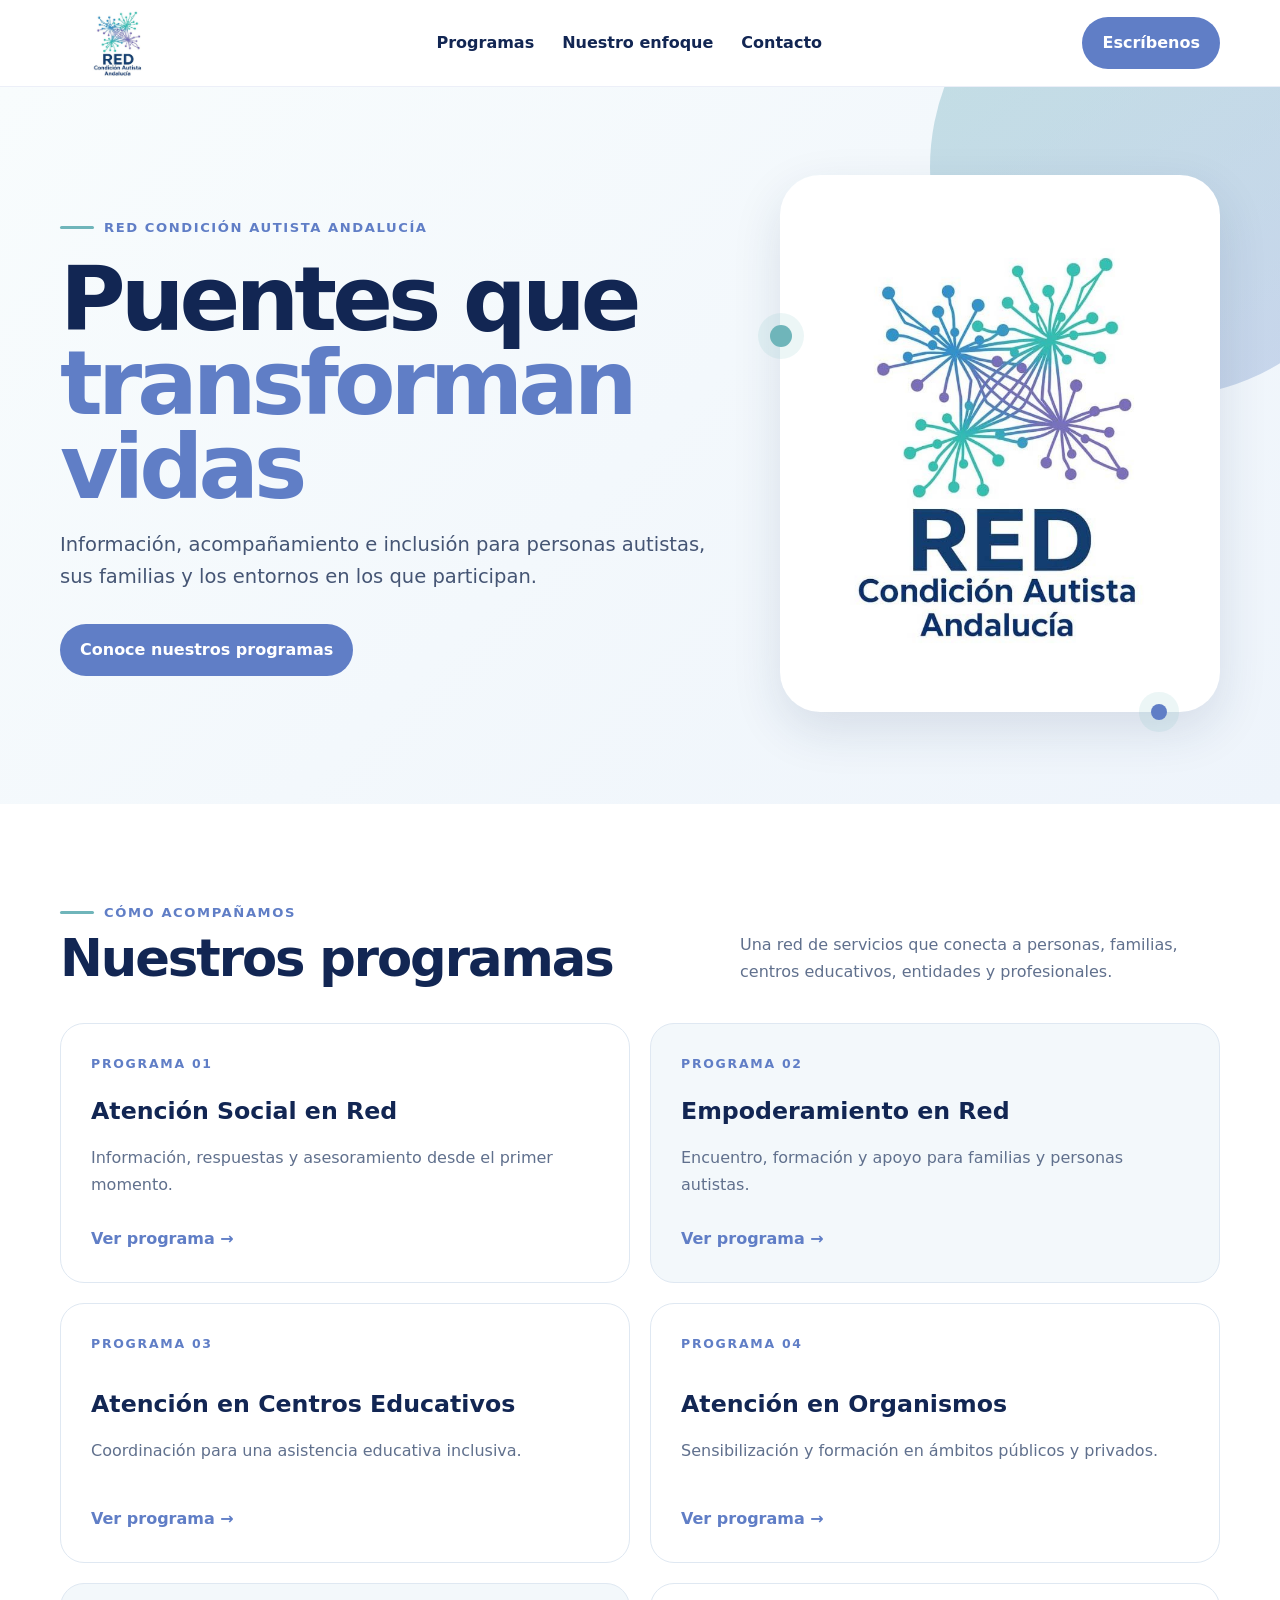
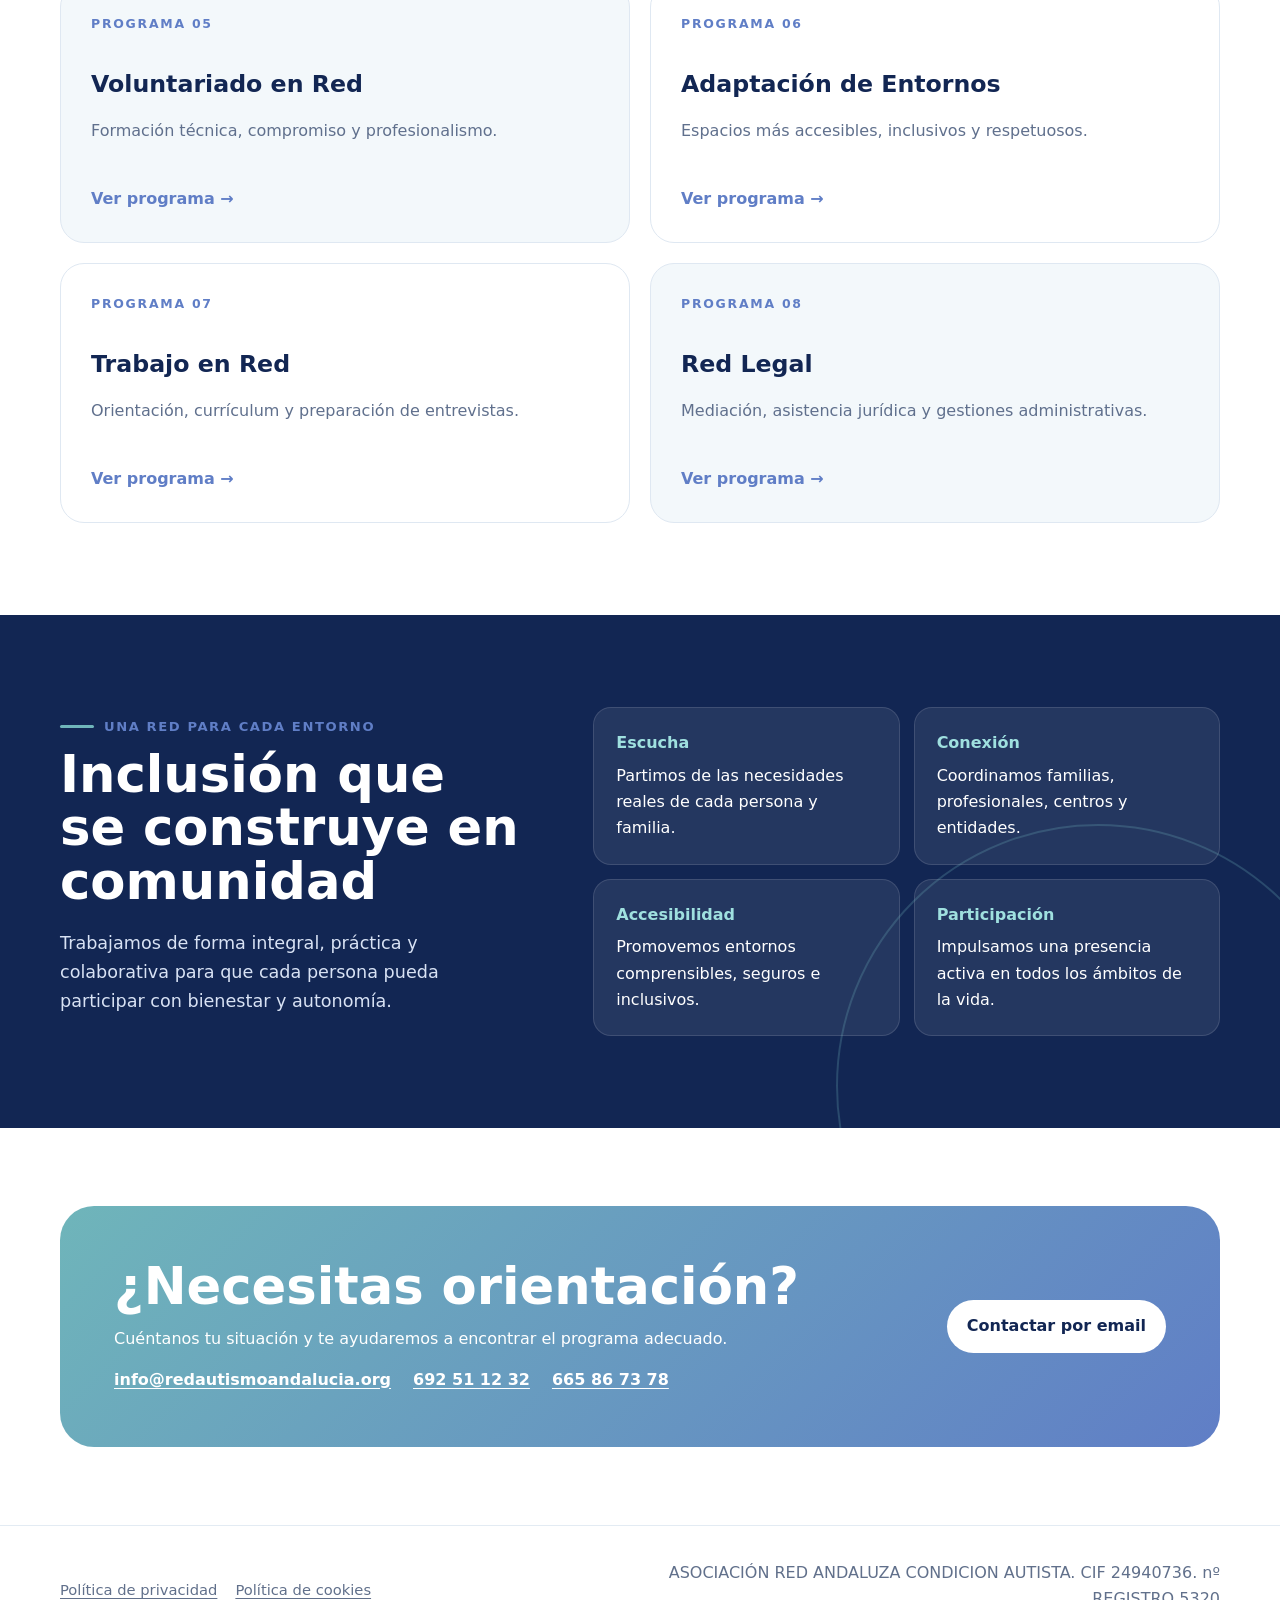
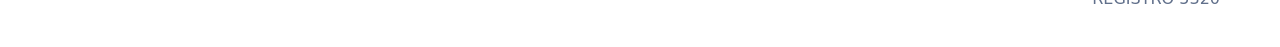
<file: index.html>
<!doctype html>
<html lang="es">
<head>
<meta charset="utf-8">
<meta name="viewport" content="width=device-width,initial-scale=1">
<title>Autismo en Andalucía: apoyo, orientación e inclusión | RED</title>
<meta name="description" content="Apoyo, orientación, formación e inclusión para personas autistas, familias, centros educativos y entidades de toda Andalucía.">
<meta name="robots" content="index,follow">
<link rel="canonical" href="https://www.redcondicionautistaandalucia.org/">
<meta property="og:title" content="Autismo en Andalucía | RED Condición Autista Andalucía">
<meta property="og:description" content="Apoyo, orientación e inclusión para personas autistas, familias y entidades de Andalucía.">
<meta property="og:type" content="website">
<meta property="og:url" content="https://www.redcondicionautistaandalucia.org/">
<meta property="og:locale" content="es_ES">
<meta property="og:image" content="https://www.redcondicionautistaandalucia.org/assets/og.png">
<meta property="og:image:width" content="1200">
<meta property="og:image:height" content="630">
<meta name="twitter:card" content="summary_large_image">
<meta name="twitter:title" content="Autismo en Andalucía | RED Condición Autista Andalucía">
<meta name="twitter:description" content="Apoyo, orientación e inclusión para personas autistas, familias y entidades de Andalucía.">
<meta name="twitter:image" content="https://www.redcondicionautistaandalucia.org/assets/og.png">
<script type="application/ld+json">
{
  "@context": "https://schema.org",
  "@type": "NGO",
  "name": "Asociación Red Andaluza Condición Autista",
  "alternateName": "RED Condición Autista Andalucía",
  "url": "https://www.redcondicionautistaandalucia.org/",
  "logo": "https://www.redcondicionautistaandalucia.org/assets/logo-red.jpg",
  "description": "Asociación dedicada al apoyo, la orientación y la inclusión de personas autistas, sus familias y sus entornos en Andalucía.",
  "email": "info@redautismoandalucia.org",
  "telephone": ["+34692511232", "+34665867378"],
  "areaServed": {"@type": "AdministrativeArea", "name": "Andalucía"}
}
</script>
<link rel="icon" type="image/svg+xml" href="favicon.svg">
<link rel="stylesheet" href="styles.css">
<link rel="stylesheet" href="legal.css">
</head>
<body>
<header class="topbar">
<nav class="container nav" aria-label="Navegación principal">
<a class="brand" href="">
<img src="assets/logo-red.jpg" alt="RED Condición Autista Andalucía">
</a>
<button class="menu" aria-label="Abrir menú" aria-expanded="false" aria-controls="main-menu">☰</button>
<div class="navlinks" id="main-menu">
<a href="#programas">Programas</a>
<a href="#enfoque">Nuestro enfoque</a>
<a href="#contacto">Contacto</a>
</div>
<a class="nav-cta" href="mailto:info@redautismoandalucia.org">Escríbenos</a>
</nav>
</header>
<main>
<section class="hero">
<div class="container hero-grid">
<div>
<span class="eyebrow">RED Condición Autista Andalucía</span>
<h1>Puentes que <span>transforman vidas</span>
</h1>
<p class="lead">Información, acompañamiento e inclusión para personas autistas, sus familias y los entornos en los que participan.</p>
<a class="btn" href="#programas">Conoce nuestros programas</a>
</div>
<div class="hero-card">
<span class="node n1">
</span>
<span class="node n2">
</span>
<img src="assets/logo-red.jpg" alt="Logo de RED Condición Autista Andalucía">
</div>
</div>
</section>
<section class="programs" id="programas">
<div class="container">
<div class="section-title">
<div>
<span class="eyebrow">Cómo acompañamos</span>
<h2>Nuestros programas</h2>
</div>
<p>Una red de servicios que conecta a personas, familias, centros educativos, entidades y profesionales.</p>
</div>
<div class="grid">
<a class="program" href="programa-01.html">
<span class="num">PROGRAMA 01</span>
<div>
<h3>Atención Social en Red</h3>
<p>Información, respuestas y asesoramiento desde el primer momento.</p>
</div>
<span class="arrow">Ver programa →</span>
</a>
<a class="program" href="programa-02.html">
<span class="num">PROGRAMA 02</span>
<div>
<h3>Empoderamiento en Red</h3>
<p>Encuentro, formación y apoyo para familias y personas autistas.</p>
</div>
<span class="arrow">Ver programa →</span>
</a>
<a class="program" href="programa-03.html">
<span class="num">PROGRAMA 03</span>
<div>
<h3>Atención en Centros Educativos</h3>
<p>Coordinación para una asistencia educativa inclusiva.</p>
</div>
<span class="arrow">Ver programa →</span>
</a>
<a class="program" href="programa-04.html">
<span class="num">PROGRAMA 04</span>
<div>
<h3>Atención en Organismos</h3>
<p>Sensibilización y formación en ámbitos públicos y privados.</p>
</div>
<span class="arrow">Ver programa →</span>
</a>
<a class="program" href="programa-05.html">
<span class="num">PROGRAMA 05</span>
<div>
<h3>Voluntariado en Red</h3>
<p>Formación técnica, compromiso y profesionalismo.</p>
</div>
<span class="arrow">Ver programa →</span>
</a>
<a class="program" href="programa-06.html">
<span class="num">PROGRAMA 06</span>
<div>
<h3>Adaptación de Entornos</h3>
<p>Espacios más accesibles, inclusivos y respetuosos.</p>
</div>
<span class="arrow">Ver programa →</span>
</a>
<a class="program" href="programa-07.html">
<span class="num">PROGRAMA 07</span>
<div>
<h3>Trabajo en Red</h3>
<p>Orientación, currículum y preparación de entrevistas.</p>
</div>
<span class="arrow">Ver programa →</span>
</a>
<a class="program" href="programa-08.html">
<span class="num">PROGRAMA 08</span>
<div>
<h3>Red Legal</h3>
<p>Mediación, asistencia jurídica y gestiones administrativas.</p>
</div>
<span class="arrow">Ver programa →</span>
</a>
</div>
</div>
</section>
<section class="approach" id="enfoque">
<div class="container approach-grid">
<div>
<span class="eyebrow">Una red para cada entorno</span>
<h2>Inclusión que se construye en comunidad</h2>
<p>Trabajamos de forma integral, práctica y colaborativa para que cada persona pueda participar con bienestar y autonomía.</p>
</div>
<div class="values">
<div class="value">
<b>Escucha</b>Partimos de las necesidades reales de cada persona y familia.</div>
<div class="value">
<b>Conexión</b>Coordinamos familias, profesionales, centros y entidades.</div>
<div class="value">
<b>Accesibilidad</b>Promovemos entornos comprensibles, seguros e inclusivos.</div>
<div class="value">
<b>Participación</b>Impulsamos una presencia activa en todos los ámbitos de la vida.</div>
</div>
</div>
</section>
<section class="contact" id="contacto">
<div class="container">
<div class="contact-card">
<div>
<h2>¿Necesitas orientación?</h2>
<p>Cuéntanos tu situación y te ayudaremos a encontrar el programa adecuado.</p>
<div class="contact-details"><a href="mailto:info@redautismoandalucia.org">info@redautismoandalucia.org</a><a href="tel:+34692511232">692 51 12 32</a><a href="tel:+34665867378">665 86 73 78</a></div>
</div>
<a class="btn" href="mailto:info@redautismoandalucia.org">Contactar por email</a>
</div>
</div>
</section>
</main>
<footer>
<div class="container footer-row">
<div class="legal-links"><a href="privacidad.html">Política de privacidad</a><a href="cookies.html">Política de cookies</a></div>
<span>ASOCIACIÓN RED ANDALUZA CONDICION AUTISTA. CIF 24940736. nº REGISTRO 5320</span>
</div>
</footer>
<script src="app.js?v=4">
</script>
</body>
</html>
</file>
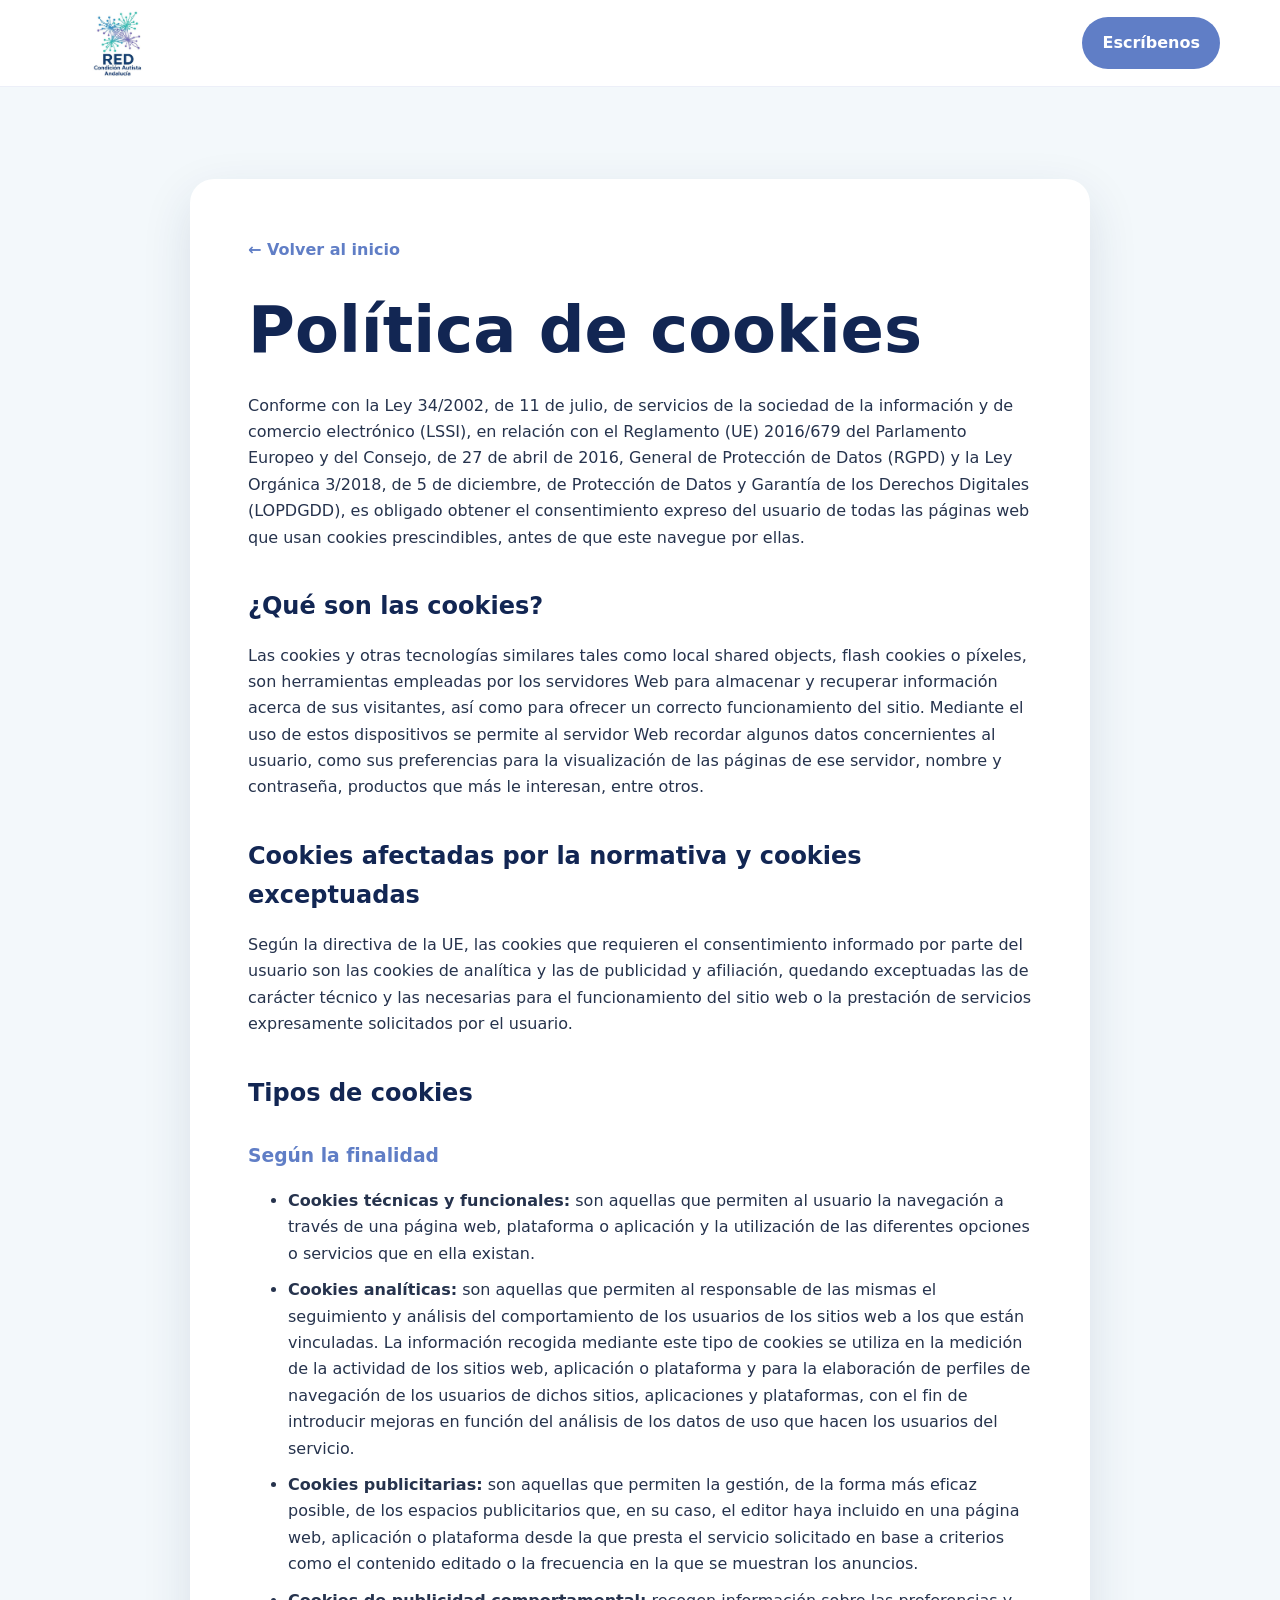
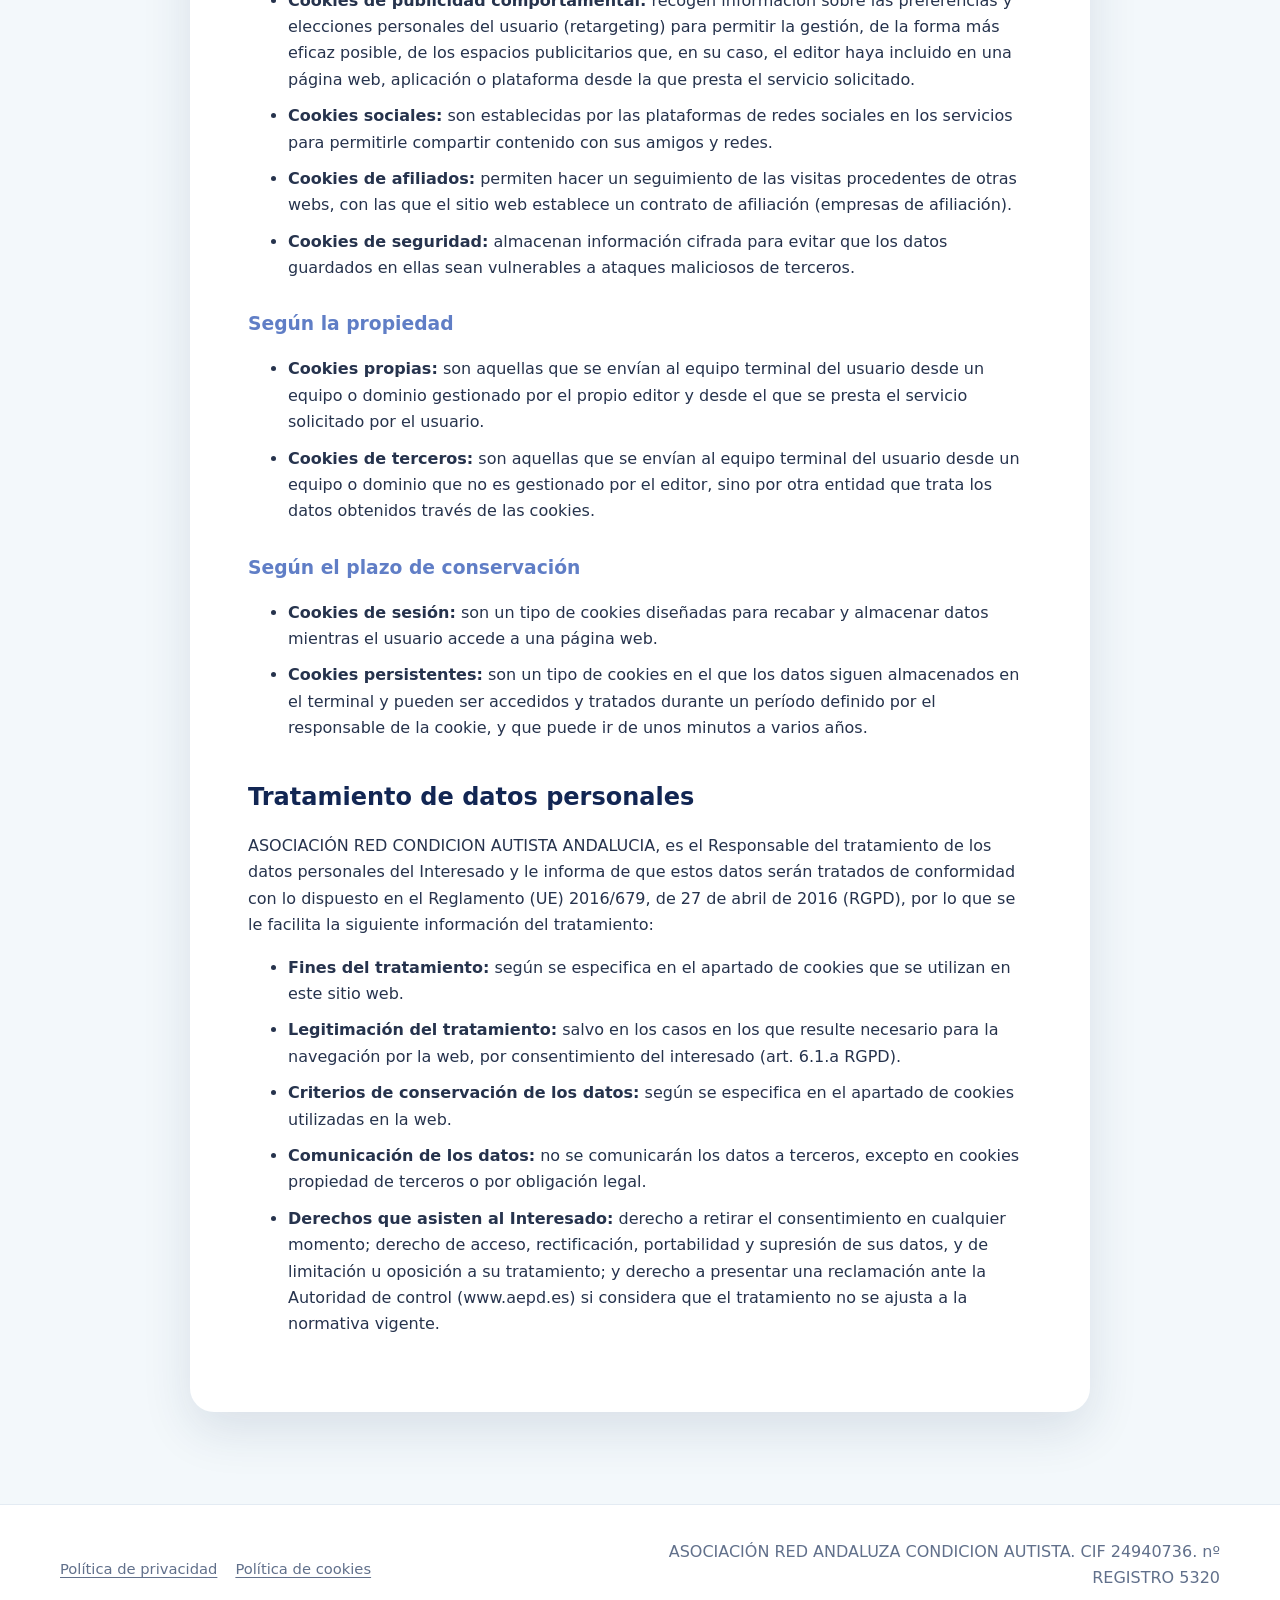
<file: cookies.html>
<!doctype html>
<html lang="es">
<head>
<meta charset="utf-8"><meta name="viewport" content="width=device-width,initial-scale=1">
<title>Política de cookies | RED Condición Autista Andalucía</title>
<meta name="description" content="Política de cookies de RED Condición Autista Andalucía.">
<meta name="robots" content="noindex,follow">
<link rel="canonical" href="https://www.redcondicionautistaandalucia.org/cookies.html">
<link rel="icon" type="image/svg+xml" href="favicon.svg"><link rel="stylesheet" href="styles.css"><link rel="stylesheet" href="legal.css">
</head>
<body>
<header class="topbar"><nav class="container nav"><a class="brand" href=""><img src="assets/logo-red.jpg" alt="RED Condición Autista Andalucía"></a><a class="nav-cta" href="mailto:info@redautismoandalucia.org">Escríbenos</a></nav></header>
<main class="legal-page"><section><article class="container legal-card"><a class="back" href="https://josebaeza14.github.io/REDCondicionAutistaAndalucia/">← Volver al inicio</a><h1>Política de cookies</h1>
<p>Conforme con la Ley 34/2002, de 11 de julio, de servicios de la sociedad de la información y de comercio electrónico (LSSI), en relación con el Reglamento (UE) 2016/679 del Parlamento Europeo y del Consejo, de 27 de abril de 2016, General de Protección de Datos (RGPD) y la Ley Orgánica 3/2018, de 5 de diciembre, de Protección de Datos y Garantía de los Derechos Digitales (LOPDGDD), es obligado obtener el consentimiento expreso del usuario de todas las páginas web que usan cookies prescindibles, antes de que este navegue por ellas.</p>
<h2>¿Qué son las cookies?</h2><p>Las cookies y otras tecnologías similares tales como local shared objects, flash cookies o píxeles, son herramientas empleadas por los servidores Web para almacenar y recuperar información acerca de sus visitantes, así como para ofrecer un correcto funcionamiento del sitio. Mediante el uso de estos dispositivos se permite al servidor Web recordar algunos datos concernientes al usuario, como sus preferencias para la visualización de las páginas de ese servidor, nombre y contraseña, productos que más le interesan, entre otros.</p>
<h2>Cookies afectadas por la normativa y cookies exceptuadas</h2><p>Según la directiva de la UE, las cookies que requieren el consentimiento informado por parte del usuario son las cookies de analítica y las de publicidad y afiliación, quedando exceptuadas las de carácter técnico y las necesarias para el funcionamiento del sitio web o la prestación de servicios expresamente solicitados por el usuario.</p>
<h2>Tipos de cookies</h2>
<h3>Según la finalidad</h3><ul><li><strong>Cookies técnicas y funcionales:</strong> son aquellas que permiten al usuario la navegación a través de una página web, plataforma o aplicación y la utilización de las diferentes opciones o servicios que en ella existan.</li><li><strong>Cookies analíticas:</strong> son aquellas que permiten al responsable de las mismas el seguimiento y análisis del comportamiento de los usuarios de los sitios web a los que están vinculadas. La información recogida mediante este tipo de cookies se utiliza en la medición de la actividad de los sitios web, aplicación o plataforma y para la elaboración de perfiles de navegación de los usuarios de dichos sitios, aplicaciones y plataformas, con el fin de introducir mejoras en función del análisis de los datos de uso que hacen los usuarios del servicio.</li><li><strong>Cookies publicitarias:</strong> son aquellas que permiten la gestión, de la forma más eficaz posible, de los espacios publicitarios que, en su caso, el editor haya incluido en una página web, aplicación o plataforma desde la que presta el servicio solicitado en base a criterios como el contenido editado o la frecuencia en la que se muestran los anuncios.</li><li><strong>Cookies de publicidad comportamental:</strong> recogen información sobre las preferencias y elecciones personales del usuario (retargeting) para permitir la gestión, de la forma más eficaz posible, de los espacios publicitarios que, en su caso, el editor haya incluido en una página web, aplicación o plataforma desde la que presta el servicio solicitado.</li><li><strong>Cookies sociales:</strong> son establecidas por las plataformas de redes sociales en los servicios para permitirle compartir contenido con sus amigos y redes.</li><li><strong>Cookies de afiliados:</strong> permiten hacer un seguimiento de las visitas procedentes de otras webs, con las que el sitio web establece un contrato de afiliación (empresas de afiliación).</li><li><strong>Cookies de seguridad:</strong> almacenan información cifrada para evitar que los datos guardados en ellas sean vulnerables a ataques maliciosos de terceros.</li></ul>
<h3>Según la propiedad</h3><ul><li><strong>Cookies propias:</strong> son aquellas que se envían al equipo terminal del usuario desde un equipo o dominio gestionado por el propio editor y desde el que se presta el servicio solicitado por el usuario.</li><li><strong>Cookies de terceros:</strong> son aquellas que se envían al equipo terminal del usuario desde un equipo o dominio que no es gestionado por el editor, sino por otra entidad que trata los datos obtenidos través de las cookies.</li></ul>
<h3>Según el plazo de conservación</h3><ul><li><strong>Cookies de sesión:</strong> son un tipo de cookies diseñadas para recabar y almacenar datos mientras el usuario accede a una página web.</li><li><strong>Cookies persistentes:</strong> son un tipo de cookies en el que los datos siguen almacenados en el terminal y pueden ser accedidos y tratados durante un período definido por el responsable de la cookie, y que puede ir de unos minutos a varios años.</li></ul>
<h2>Tratamiento de datos personales</h2><p>ASOCIACIÓN RED CONDICION AUTISTA ANDALUCIA, es el Responsable del tratamiento de los datos personales del Interesado y le informa de que estos datos serán tratados de conformidad con lo dispuesto en el Reglamento (UE) 2016/679, de 27 de abril de 2016 (RGPD), por lo que se le facilita la siguiente información del tratamiento:</p><ul><li><strong>Fines del tratamiento:</strong> según se especifica en el apartado de cookies que se utilizan en este sitio web.</li><li><strong>Legitimación del tratamiento:</strong> salvo en los casos en los que resulte necesario para la navegación por la web, por consentimiento del interesado (art. 6.1.a RGPD).</li><li><strong>Criterios de conservación de los datos:</strong> según se especifica en el apartado de cookies utilizadas en la web.</li><li><strong>Comunicación de los datos:</strong> no se comunicarán los datos a terceros, excepto en cookies propiedad de terceros o por obligación legal.</li><li><strong>Derechos que asisten al Interesado:</strong> derecho a retirar el consentimiento en cualquier momento; derecho de acceso, rectificación, portabilidad y supresión de sus datos, y de limitación u oposición a su tratamiento; y derecho a presentar una reclamación ante la Autoridad de control (<a href="https://www.aepd.es/" rel="noopener noreferrer">www.aepd.es</a>) si considera que el tratamiento no se ajusta a la normativa vigente.</li></ul>
</article></section></main>
<footer><div class="container footer-row"><div class="legal-links"><a href="privacidad.html">Política de privacidad</a><a href="cookies.html">Política de cookies</a></div><span>ASOCIACIÓN RED ANDALUZA CONDICION AUTISTA. CIF 24940736. nº REGISTRO 5320</span></div></footer>
</body></html>
</file>
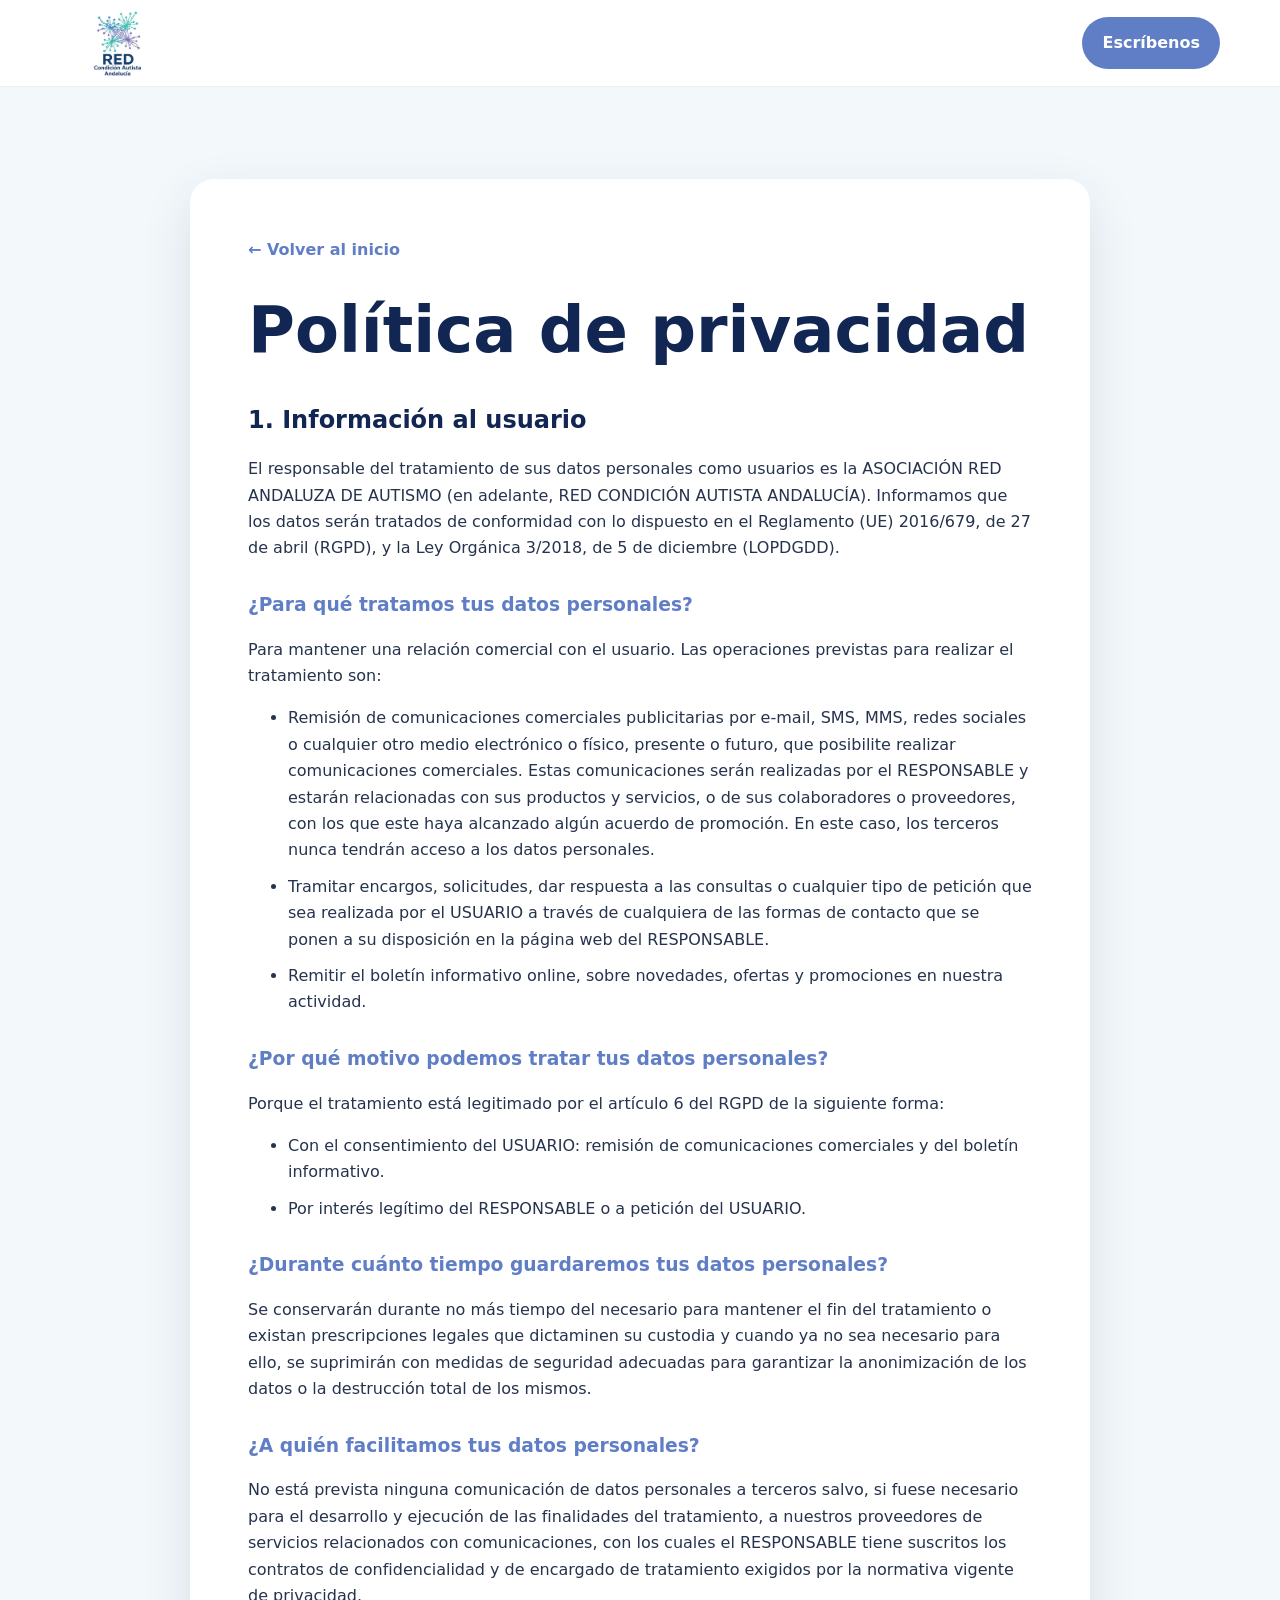
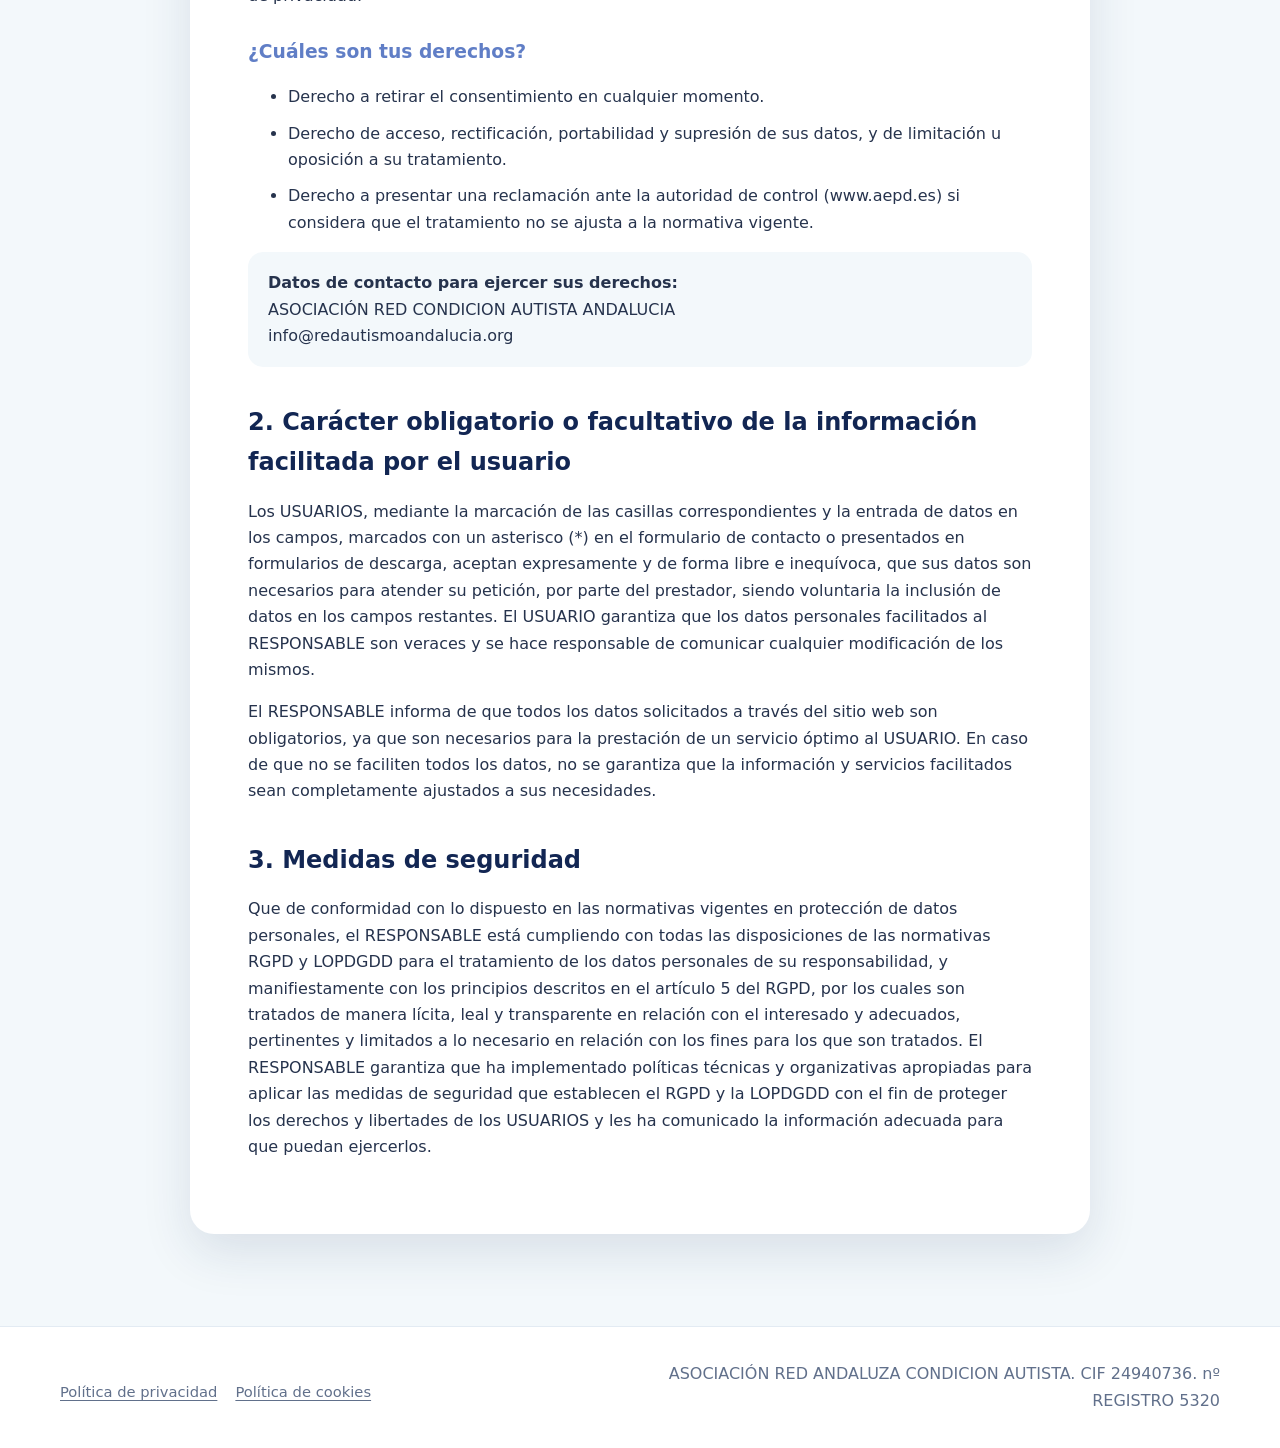
<file: privacidad.html>
<!doctype html>
<html lang="es">
<head>
<meta charset="utf-8">
<meta name="viewport" content="width=device-width,initial-scale=1">
<title>Política de privacidad | RED Condición Autista Andalucía</title>
<meta name="description" content="Política de privacidad de RED Condición Autista Andalucía.">
<meta name="robots" content="noindex,follow">
<link rel="canonical" href="https://www.redcondicionautistaandalucia.org/privacidad.html">
<link rel="icon" type="image/svg+xml" href="favicon.svg">
<link rel="stylesheet" href="styles.css">
<link rel="stylesheet" href="legal.css">
</head>
<body>
<header class="topbar"><nav class="container nav"><a class="brand" href=""><img src="assets/logo-red.jpg" alt="RED Condición Autista Andalucía"></a><a class="nav-cta" href="mailto:info@redautismoandalucia.org">Escríbenos</a></nav></header>
<main class="legal-page"><section><article class="container legal-card"><a class="back" href="https://josebaeza14.github.io/REDCondicionAutistaAndalucia/">← Volver al inicio</a><h1>Política de privacidad</h1>
<h2>1. Información al usuario</h2>
<p>El responsable del tratamiento de sus datos personales como usuarios es la ASOCIACIÓN RED ANDALUZA DE AUTISMO (en adelante, RED CONDICIÓN AUTISTA ANDALUCÍA). Informamos que los datos serán tratados de conformidad con lo dispuesto en el Reglamento (UE) 2016/679, de 27 de abril (RGPD), y la Ley Orgánica 3/2018, de 5 de diciembre (LOPDGDD).</p>
<h3>¿Para qué tratamos tus datos personales?</h3>
<p>Para mantener una relación comercial con el usuario. Las operaciones previstas para realizar el tratamiento son:</p>
<ul><li>Remisión de comunicaciones comerciales publicitarias por e-mail, SMS, MMS, redes sociales o cualquier otro medio electrónico o físico, presente o futuro, que posibilite realizar comunicaciones comerciales. Estas comunicaciones serán realizadas por el RESPONSABLE y estarán relacionadas con sus productos y servicios, o de sus colaboradores o proveedores, con los que este haya alcanzado algún acuerdo de promoción. En este caso, los terceros nunca tendrán acceso a los datos personales.</li><li>Tramitar encargos, solicitudes, dar respuesta a las consultas o cualquier tipo de petición que sea realizada por el USUARIO a través de cualquiera de las formas de contacto que se ponen a su disposición en la página web del RESPONSABLE.</li><li>Remitir el boletín informativo online, sobre novedades, ofertas y promociones en nuestra actividad.</li></ul>
<h3>¿Por qué motivo podemos tratar tus datos personales?</h3><p>Porque el tratamiento está legitimado por el artículo 6 del RGPD de la siguiente forma:</p><ul><li>Con el consentimiento del USUARIO: remisión de comunicaciones comerciales y del boletín informativo.</li><li>Por interés legítimo del RESPONSABLE o a petición del USUARIO.</li></ul>
<h3>¿Durante cuánto tiempo guardaremos tus datos personales?</h3><p>Se conservarán durante no más tiempo del necesario para mantener el fin del tratamiento o existan prescripciones legales que dictaminen su custodia y cuando ya no sea necesario para ello, se suprimirán con medidas de seguridad adecuadas para garantizar la anonimización de los datos o la destrucción total de los mismos.</p>
<h3>¿A quién facilitamos tus datos personales?</h3><p>No está prevista ninguna comunicación de datos personales a terceros salvo, si fuese necesario para el desarrollo y ejecución de las finalidades del tratamiento, a nuestros proveedores de servicios relacionados con comunicaciones, con los cuales el RESPONSABLE tiene suscritos los contratos de confidencialidad y de encargado de tratamiento exigidos por la normativa vigente de privacidad.</p>
<h3>¿Cuáles son tus derechos?</h3><ul><li>Derecho a retirar el consentimiento en cualquier momento.</li><li>Derecho de acceso, rectificación, portabilidad y supresión de sus datos, y de limitación u oposición a su tratamiento.</li><li>Derecho a presentar una reclamación ante la autoridad de control (<a href="https://www.aepd.es/" rel="noopener noreferrer">www.aepd.es</a>) si considera que el tratamiento no se ajusta a la normativa vigente.</li></ul>
<p class="legal-contact"><strong>Datos de contacto para ejercer sus derechos:</strong><br>ASOCIACIÓN RED CONDICION AUTISTA ANDALUCIA<br><a href="mailto:info@redautismoandalucia.org">info@redautismoandalucia.org</a></p>
<h2>2. Carácter obligatorio o facultativo de la información facilitada por el usuario</h2>
<p>Los USUARIOS, mediante la marcación de las casillas correspondientes y la entrada de datos en los campos, marcados con un asterisco (*) en el formulario de contacto o presentados en formularios de descarga, aceptan expresamente y de forma libre e inequívoca, que sus datos son necesarios para atender su petición, por parte del prestador, siendo voluntaria la inclusión de datos en los campos restantes. El USUARIO garantiza que los datos personales facilitados al RESPONSABLE son veraces y se hace responsable de comunicar cualquier modificación de los mismos.</p>
<p>El RESPONSABLE informa de que todos los datos solicitados a través del sitio web son obligatorios, ya que son necesarios para la prestación de un servicio óptimo al USUARIO. En caso de que no se faciliten todos los datos, no se garantiza que la información y servicios facilitados sean completamente ajustados a sus necesidades.</p>
<h2>3. Medidas de seguridad</h2>
<p>Que de conformidad con lo dispuesto en las normativas vigentes en protección de datos personales, el RESPONSABLE está cumpliendo con todas las disposiciones de las normativas RGPD y LOPDGDD para el tratamiento de los datos personales de su responsabilidad, y manifiestamente con los principios descritos en el artículo 5 del RGPD, por los cuales son tratados de manera lícita, leal y transparente en relación con el interesado y adecuados, pertinentes y limitados a lo necesario en relación con los fines para los que son tratados. El RESPONSABLE garantiza que ha implementado políticas técnicas y organizativas apropiadas para aplicar las medidas de seguridad que establecen el RGPD y la LOPDGDD con el fin de proteger los derechos y libertades de los USUARIOS y les ha comunicado la información adecuada para que puedan ejercerlos.</p>
</article></section></main>
<footer><div class="container footer-row"><div class="legal-links"><a href="privacidad.html">Política de privacidad</a><a href="cookies.html">Política de cookies</a></div><span>ASOCIACIÓN RED ANDALUZA CONDICION AUTISTA. CIF 24940736. nº REGISTRO 5320</span></div></footer>
</body></html>
</file>
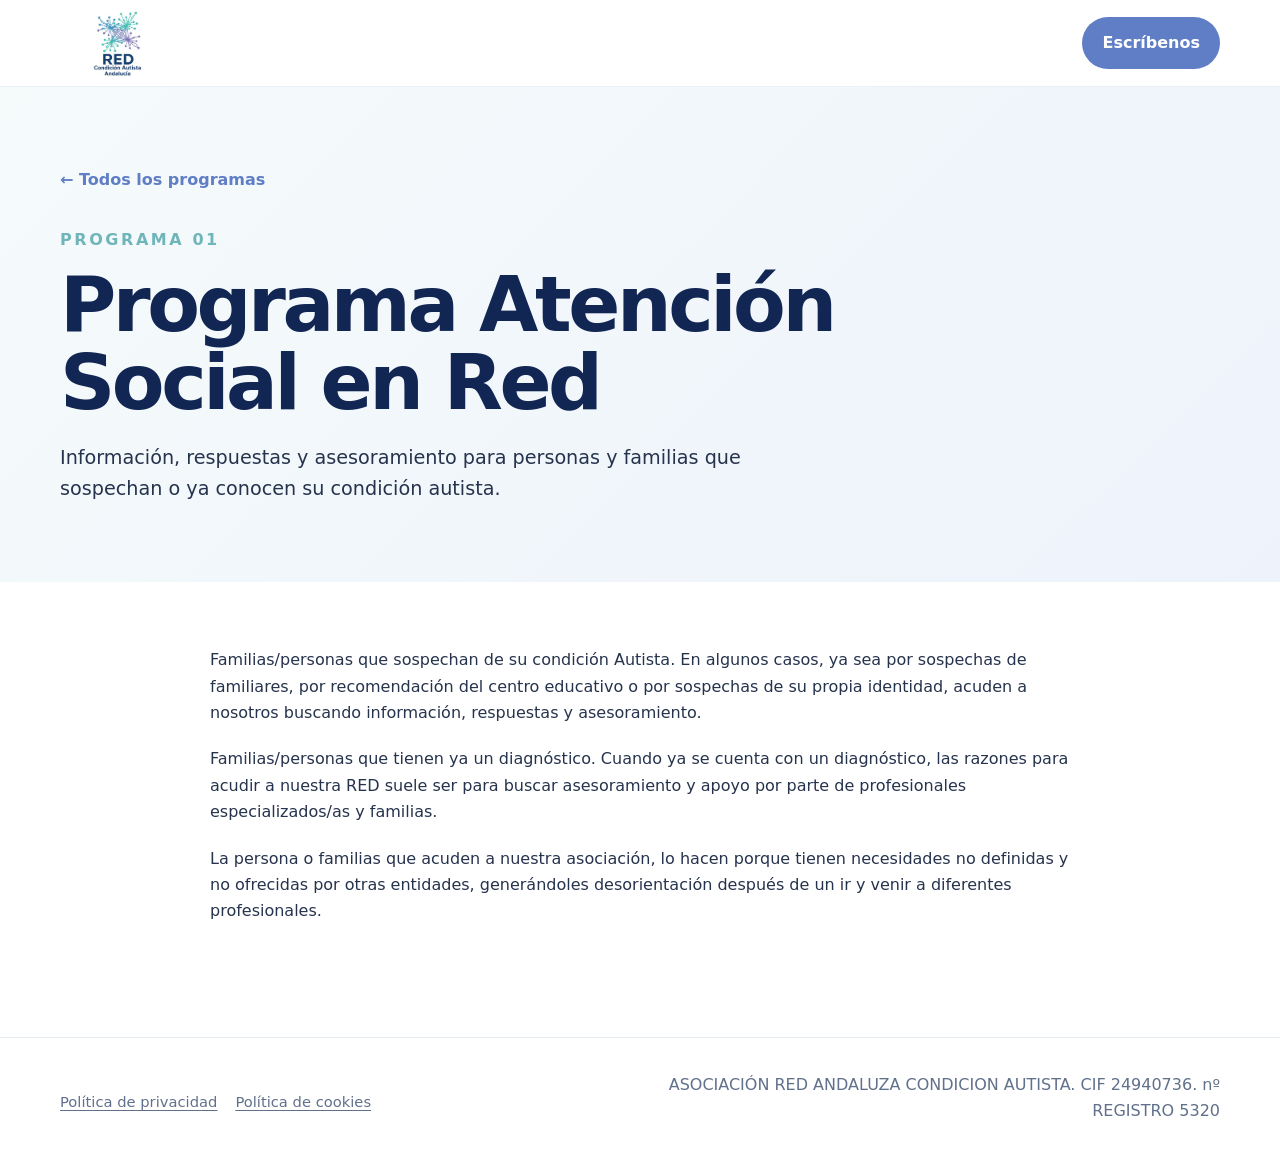
<file: programa-01.html>
<!doctype html>
<html lang="es">
<head>
<meta charset="utf-8">
<meta name="viewport" content="width=device-width,initial-scale=1">
<title>Orientación y apoyo social sobre autismo en Andalucía | RED</title>
<meta name="description" content="Información, orientación y acompañamiento para personas autistas y familias, con o sin diagnóstico, en Andalucía.">
<meta name="robots" content="index,follow">
<link rel="canonical" href="https://www.redcondicionautistaandalucia.org/programa-01.html">
<link rel="icon" type="image/svg+xml" href="favicon.svg">
<link rel="stylesheet" href="styles.css">
</head>
<body>
<header class="topbar">
<nav class="container nav">
<a class="brand" href="index.html">
<img src="assets/logo-red.jpg" alt="RED Condición Autista Andalucía">
</a>
<a class="nav-cta" href="mailto:info@redautismoandalucia.org">Escríbenos</a>
</nav>
</header>
<main data-program="01">
<section class="detail-hero">
<div class="container">
<a class="back" href="index.html#programas">← Todos los programas</a>
<div class="detail-number">PROGRAMA <span id="program-number">
</span>
</div>
<h1 id="program-title">Programa Atención Social en Red</h1>
<p class="intro" id="program-intro">Información, respuestas y asesoramiento para personas y familias que sospechan o ya conocen su condición autista.</p>
</div>
</section>
<section class="detail-body">
<div class="container content" id="program-content">
</div>
</section>
</main>
<footer>
<div class="container footer-row">
<div class="legal-links"><a href="privacidad.html">Política de privacidad</a><a href="cookies.html">Política de cookies</a></div>
<span>ASOCIACIÓN RED ANDALUZA CONDICION AUTISTA. CIF 24940736. nº REGISTRO 5320</span>
</div>
</footer>
<script src="app.js?v=3">
</script>
</body>
</html>
</file>
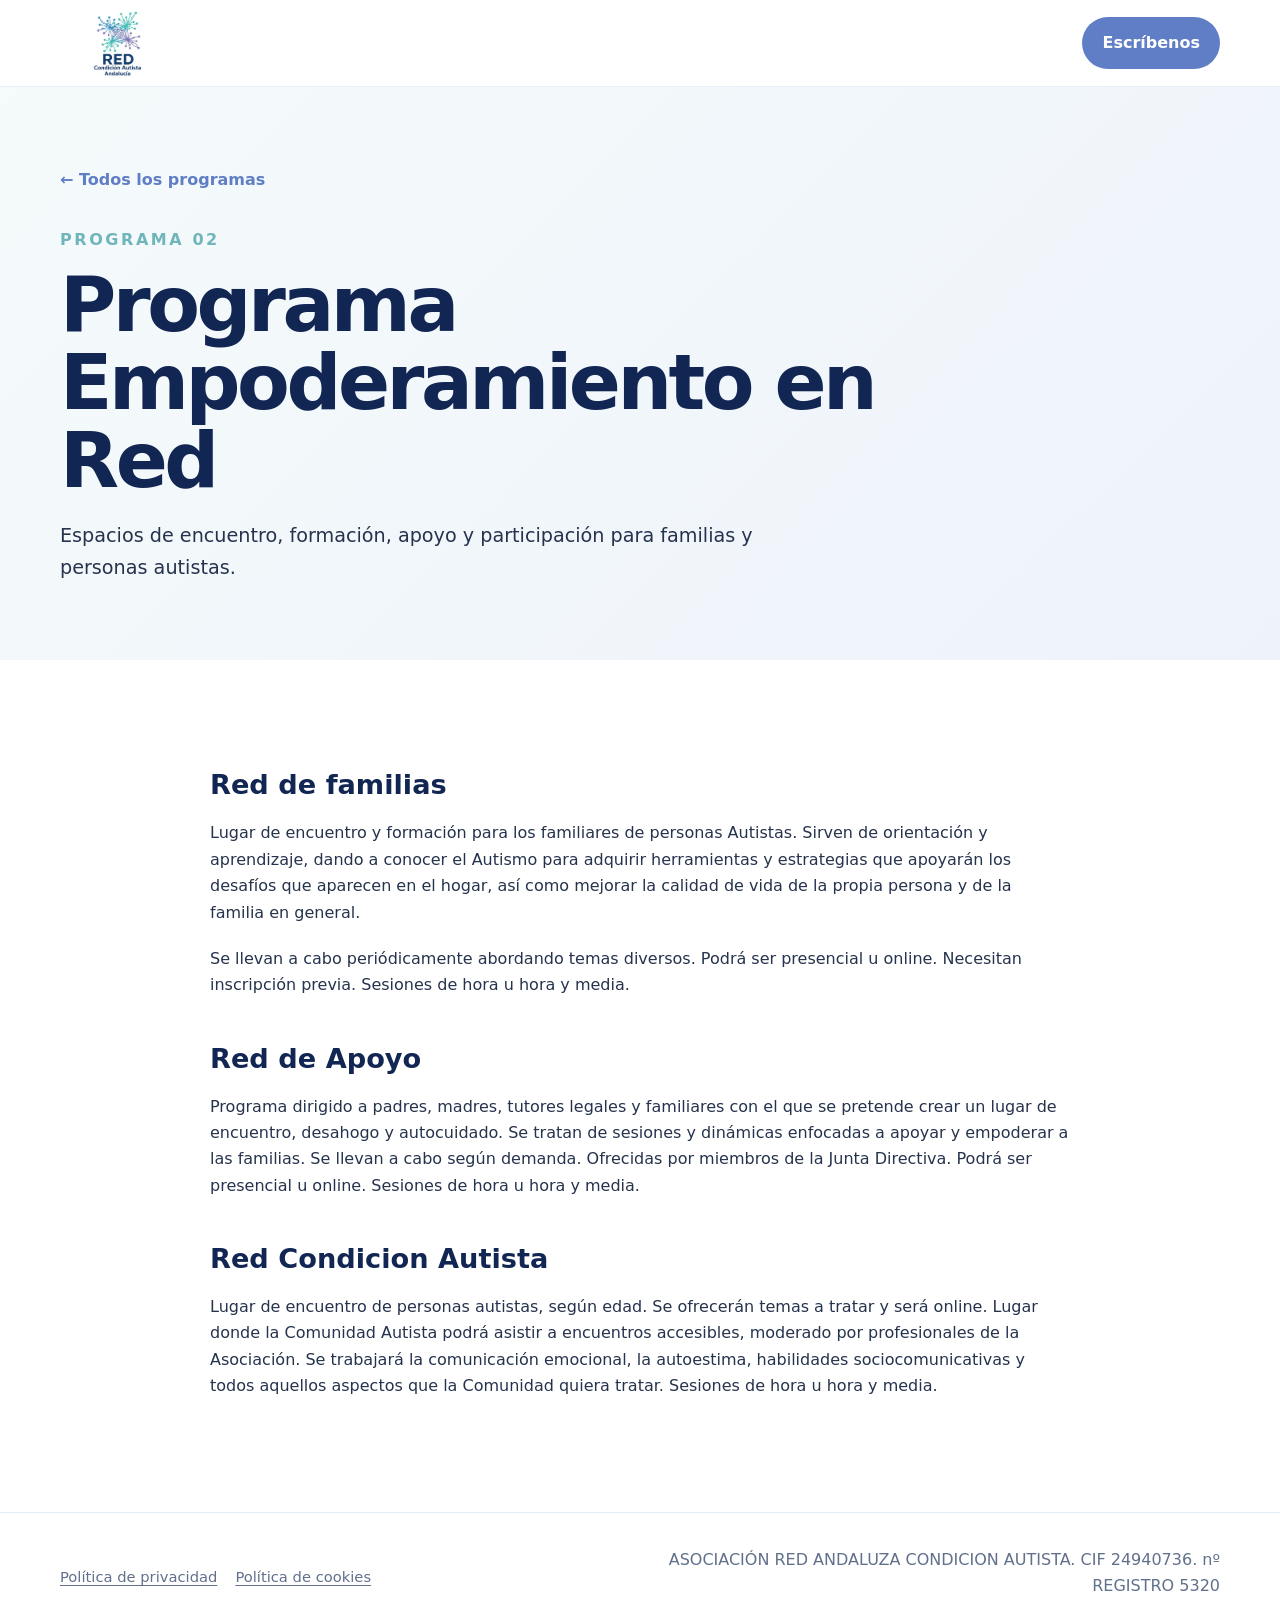
<file: programa-02.html>
<!doctype html>
<html lang="es">
<head>
<meta charset="utf-8">
<meta name="viewport" content="width=device-width,initial-scale=1">
<title>Apoyo para familias y personas autistas en Andalucía | RED</title>
<meta name="description" content="Encuentros, formación, apoyo y participación para familias y personas autistas mediante una red accesible en Andalucía.">
<meta name="robots" content="index,follow">
<link rel="canonical" href="https://www.redcondicionautistaandalucia.org/programa-02.html">
<link rel="icon" type="image/svg+xml" href="favicon.svg">
<link rel="stylesheet" href="styles.css">
</head>
<body>
<header class="topbar">
<nav class="container nav">
<a class="brand" href="index.html">
<img src="assets/logo-red.jpg" alt="RED Condición Autista Andalucía">
</a>
<a class="nav-cta" href="mailto:info@redautismoandalucia.org">Escríbenos</a>
</nav>
</header>
<main data-program="02">
<section class="detail-hero">
<div class="container">
<a class="back" href="index.html#programas">← Todos los programas</a>
<div class="detail-number">PROGRAMA <span id="program-number">
</span>
</div>
<h1 id="program-title">Programa Empoderamiento en Red</h1>
<p class="intro" id="program-intro">Espacios de encuentro, formación, apoyo y participación para familias y personas autistas.</p>
</div>
</section>
<section class="detail-body">
<div class="container content" id="program-content">
</div>
</section>
</main>
<footer>
<div class="container footer-row">
<div class="legal-links"><a href="privacidad.html">Política de privacidad</a><a href="cookies.html">Política de cookies</a></div>
<span>ASOCIACIÓN RED ANDALUZA CONDICION AUTISTA. CIF 24940736. nº REGISTRO 5320</span>
</div>
</footer>
<script src="app.js?v=3">
</script>
</body>
</html>
</file>
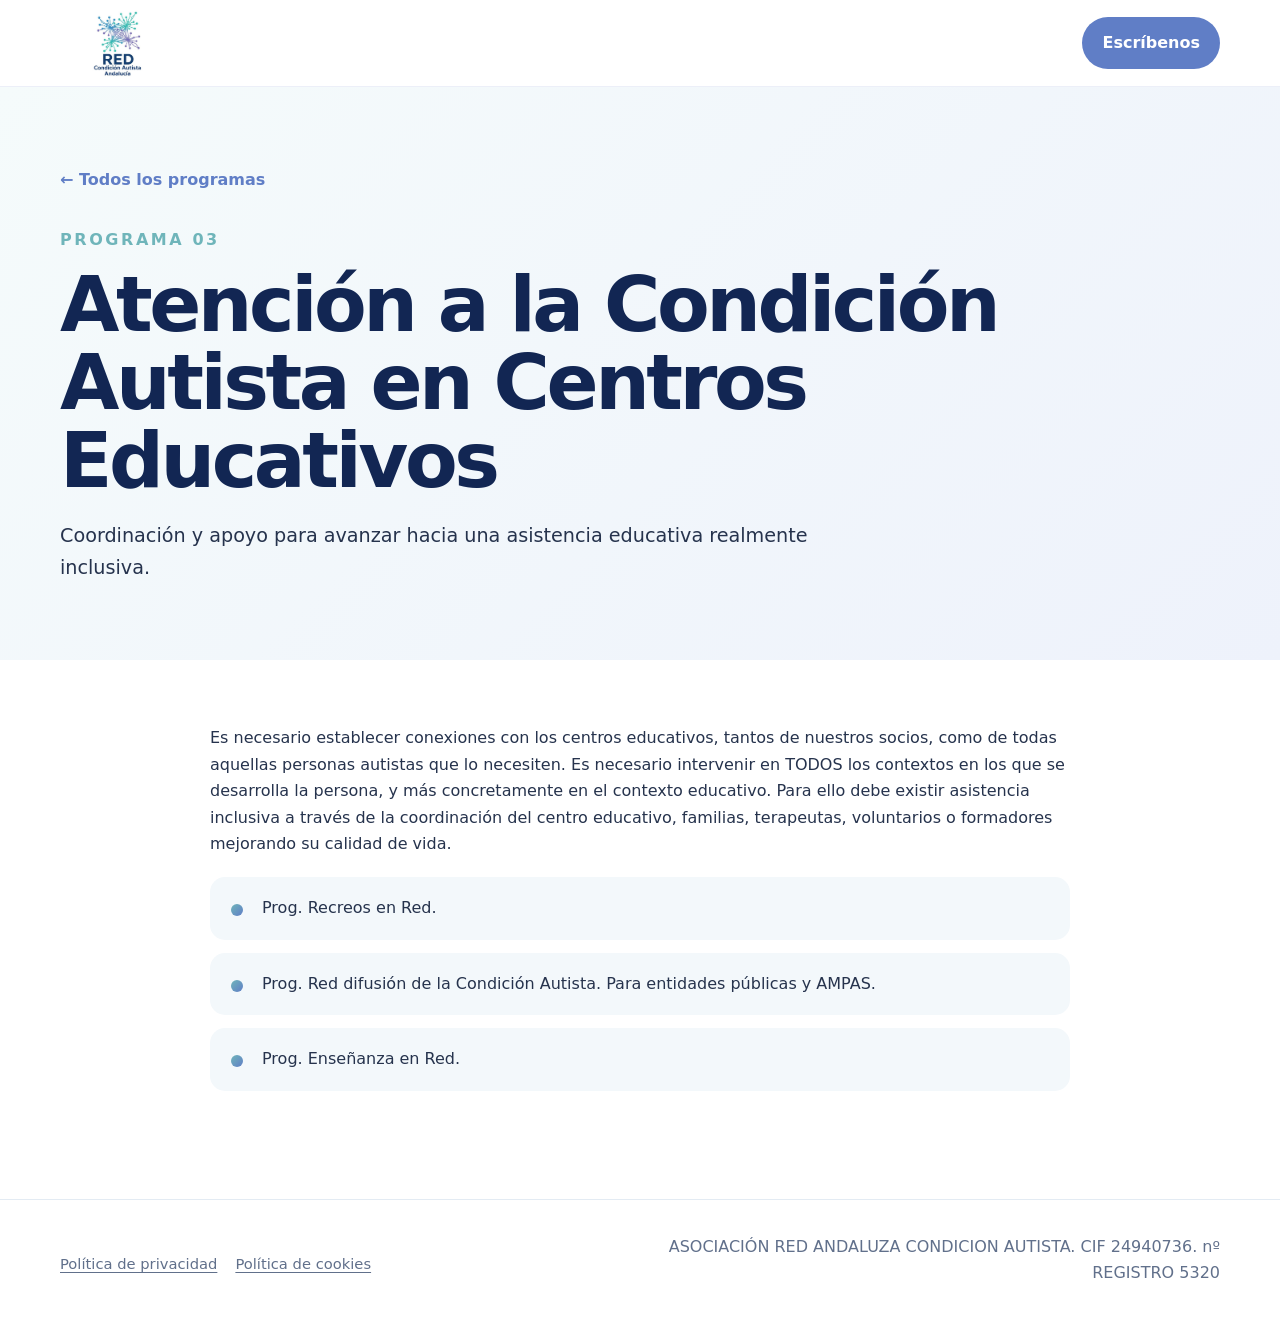
<file: programa-03.html>
<!doctype html>
<html lang="es">
<head>
<meta charset="utf-8">
<meta name="viewport" content="width=device-width,initial-scale=1">
<title>Apoyo al alumnado autista en centros educativos | RED Andalucía</title>
<meta name="description" content="Coordinación, formación y apoyo a centros educativos y familias para avanzar hacia una educación inclusiva del alumnado autista.">
<meta name="robots" content="index,follow">
<link rel="canonical" href="https://www.redcondicionautistaandalucia.org/programa-03.html">
<link rel="icon" type="image/svg+xml" href="favicon.svg">
<link rel="stylesheet" href="styles.css">
</head>
<body>
<header class="topbar">
<nav class="container nav">
<a class="brand" href="index.html">
<img src="assets/logo-red.jpg" alt="RED Condición Autista Andalucía">
</a>
<a class="nav-cta" href="mailto:info@redautismoandalucia.org">Escríbenos</a>
</nav>
</header>
<main data-program="03">
<section class="detail-hero">
<div class="container">
<a class="back" href="index.html#programas">← Todos los programas</a>
<div class="detail-number">PROGRAMA <span id="program-number">
</span>
</div>
<h1 id="program-title">Atención a la Condición Autista en Centros Educativos</h1>
<p class="intro" id="program-intro">Coordinación y apoyo para avanzar hacia una asistencia educativa realmente inclusiva.</p>
</div>
</section>
<section class="detail-body">
<div class="container content" id="program-content">
</div>
</section>
</main>
<footer>
<div class="container footer-row">
<div class="legal-links"><a href="privacidad.html">Política de privacidad</a><a href="cookies.html">Política de cookies</a></div>
<span>ASOCIACIÓN RED ANDALUZA CONDICION AUTISTA. CIF 24940736. nº REGISTRO 5320</span>
</div>
</footer>
<script src="app.js?v=3">
</script>
</body>
</html>
</file>
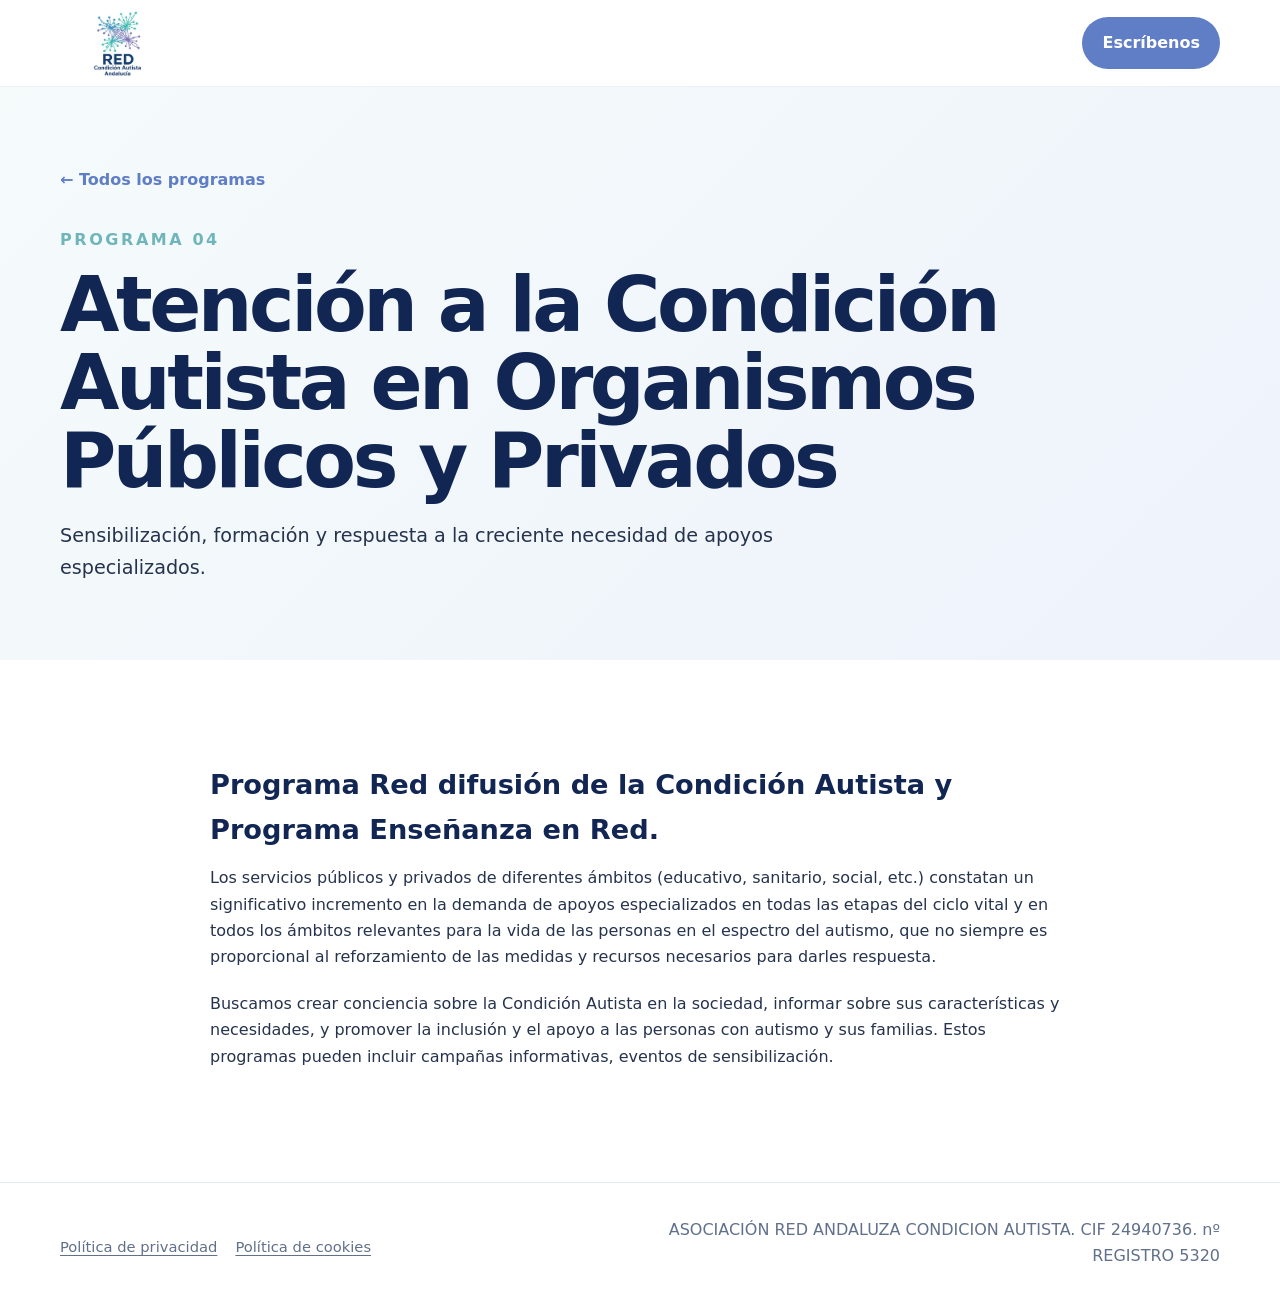
<file: programa-04.html>
<!doctype html>
<html lang="es">
<head>
<meta charset="utf-8">
<meta name="viewport" content="width=device-width,initial-scale=1">
<title>Formación y sensibilización sobre autismo en Andalucía | RED</title>
<meta name="description" content="Formación y sensibilización sobre autismo para organismos públicos, empresas, entidades sociales y profesionales de Andalucía.">
<meta name="robots" content="index,follow">
<link rel="canonical" href="https://www.redcondicionautistaandalucia.org/programa-04.html">
<link rel="icon" type="image/svg+xml" href="favicon.svg">
<link rel="stylesheet" href="styles.css">
</head>
<body>
<header class="topbar">
<nav class="container nav">
<a class="brand" href="index.html">
<img src="assets/logo-red.jpg" alt="RED Condición Autista Andalucía">
</a>
<a class="nav-cta" href="mailto:info@redautismoandalucia.org">Escríbenos</a>
</nav>
</header>
<main data-program="04">
<section class="detail-hero">
<div class="container">
<a class="back" href="index.html#programas">← Todos los programas</a>
<div class="detail-number">PROGRAMA <span id="program-number">
</span>
</div>
<h1 id="program-title">Atención a la Condición Autista en Organismos Públicos y Privados</h1>
<p class="intro" id="program-intro">Sensibilización, formación y respuesta a la creciente necesidad de apoyos especializados.</p>
</div>
</section>
<section class="detail-body">
<div class="container content" id="program-content">
</div>
</section>
</main>
<footer>
<div class="container footer-row">
<div class="legal-links"><a href="privacidad.html">Política de privacidad</a><a href="cookies.html">Política de cookies</a></div>
<span>ASOCIACIÓN RED ANDALUZA CONDICION AUTISTA. CIF 24940736. nº REGISTRO 5320</span>
</div>
</footer>
<script src="app.js?v=3">
</script>
</body>
</html>
</file>
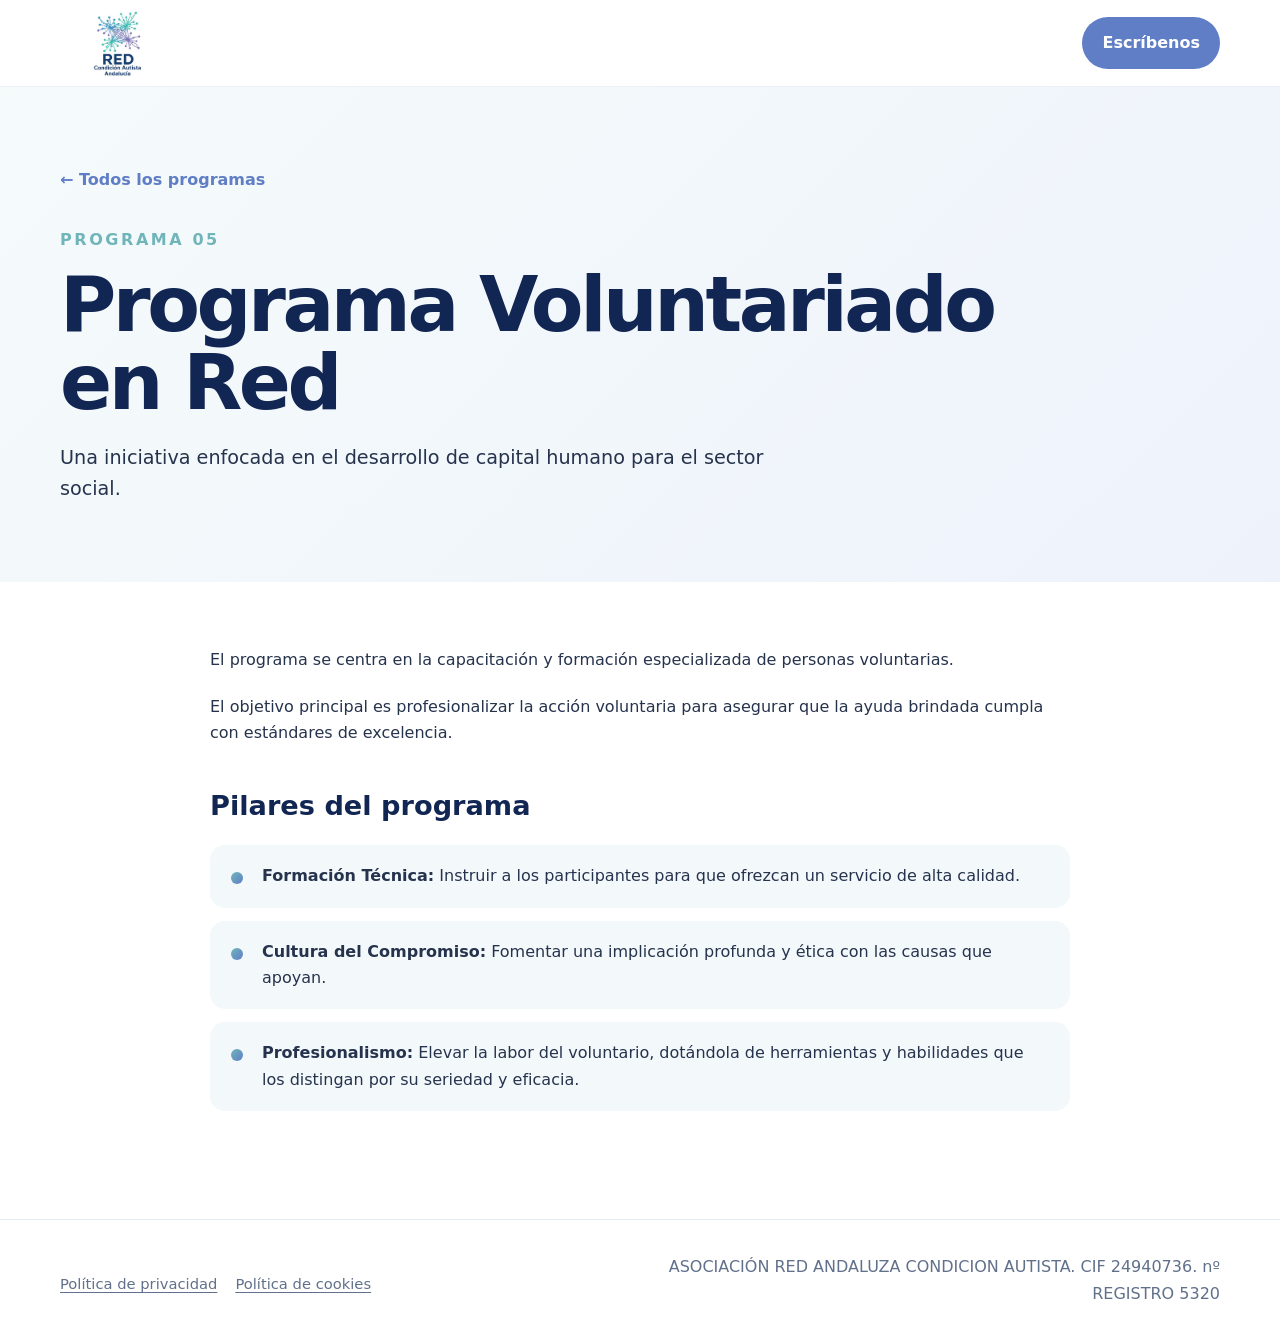
<file: programa-05.html>
<!doctype html>
<html lang="es">
<head>
<meta charset="utf-8">
<meta name="viewport" content="width=device-width,initial-scale=1">
<title>Voluntariado especializado en autismo en Andalucía | RED</title>
<meta name="description" content="Formación técnica y acompañamiento para personas voluntarias comprometidas con la inclusión de las personas autistas.">
<meta name="robots" content="index,follow">
<link rel="canonical" href="https://www.redcondicionautistaandalucia.org/programa-05.html">
<link rel="icon" type="image/svg+xml" href="favicon.svg">
<link rel="stylesheet" href="styles.css">
</head>
<body>
<header class="topbar">
<nav class="container nav">
<a class="brand" href="index.html">
<img src="assets/logo-red.jpg" alt="RED Condición Autista Andalucía">
</a>
<a class="nav-cta" href="mailto:info@redautismoandalucia.org">Escríbenos</a>
</nav>
</header>
<main data-program="05">
<section class="detail-hero">
<div class="container">
<a class="back" href="index.html#programas">← Todos los programas</a>
<div class="detail-number">PROGRAMA <span id="program-number">
</span>
</div>
<h1 id="program-title">Programa Voluntariado en Red</h1>
<p class="intro" id="program-intro">Una iniciativa enfocada en el desarrollo de capital humano para el sector social.</p>
</div>
</section>
<section class="detail-body">
<div class="container content" id="program-content">
</div>
</section>
</main>
<footer>
<div class="container footer-row">
<div class="legal-links"><a href="privacidad.html">Política de privacidad</a><a href="cookies.html">Política de cookies</a></div>
<span>ASOCIACIÓN RED ANDALUZA CONDICION AUTISTA. CIF 24940736. nº REGISTRO 5320</span>
</div>
</footer>
<script src="app.js?v=3">
</script>
</body>
</html>
</file>
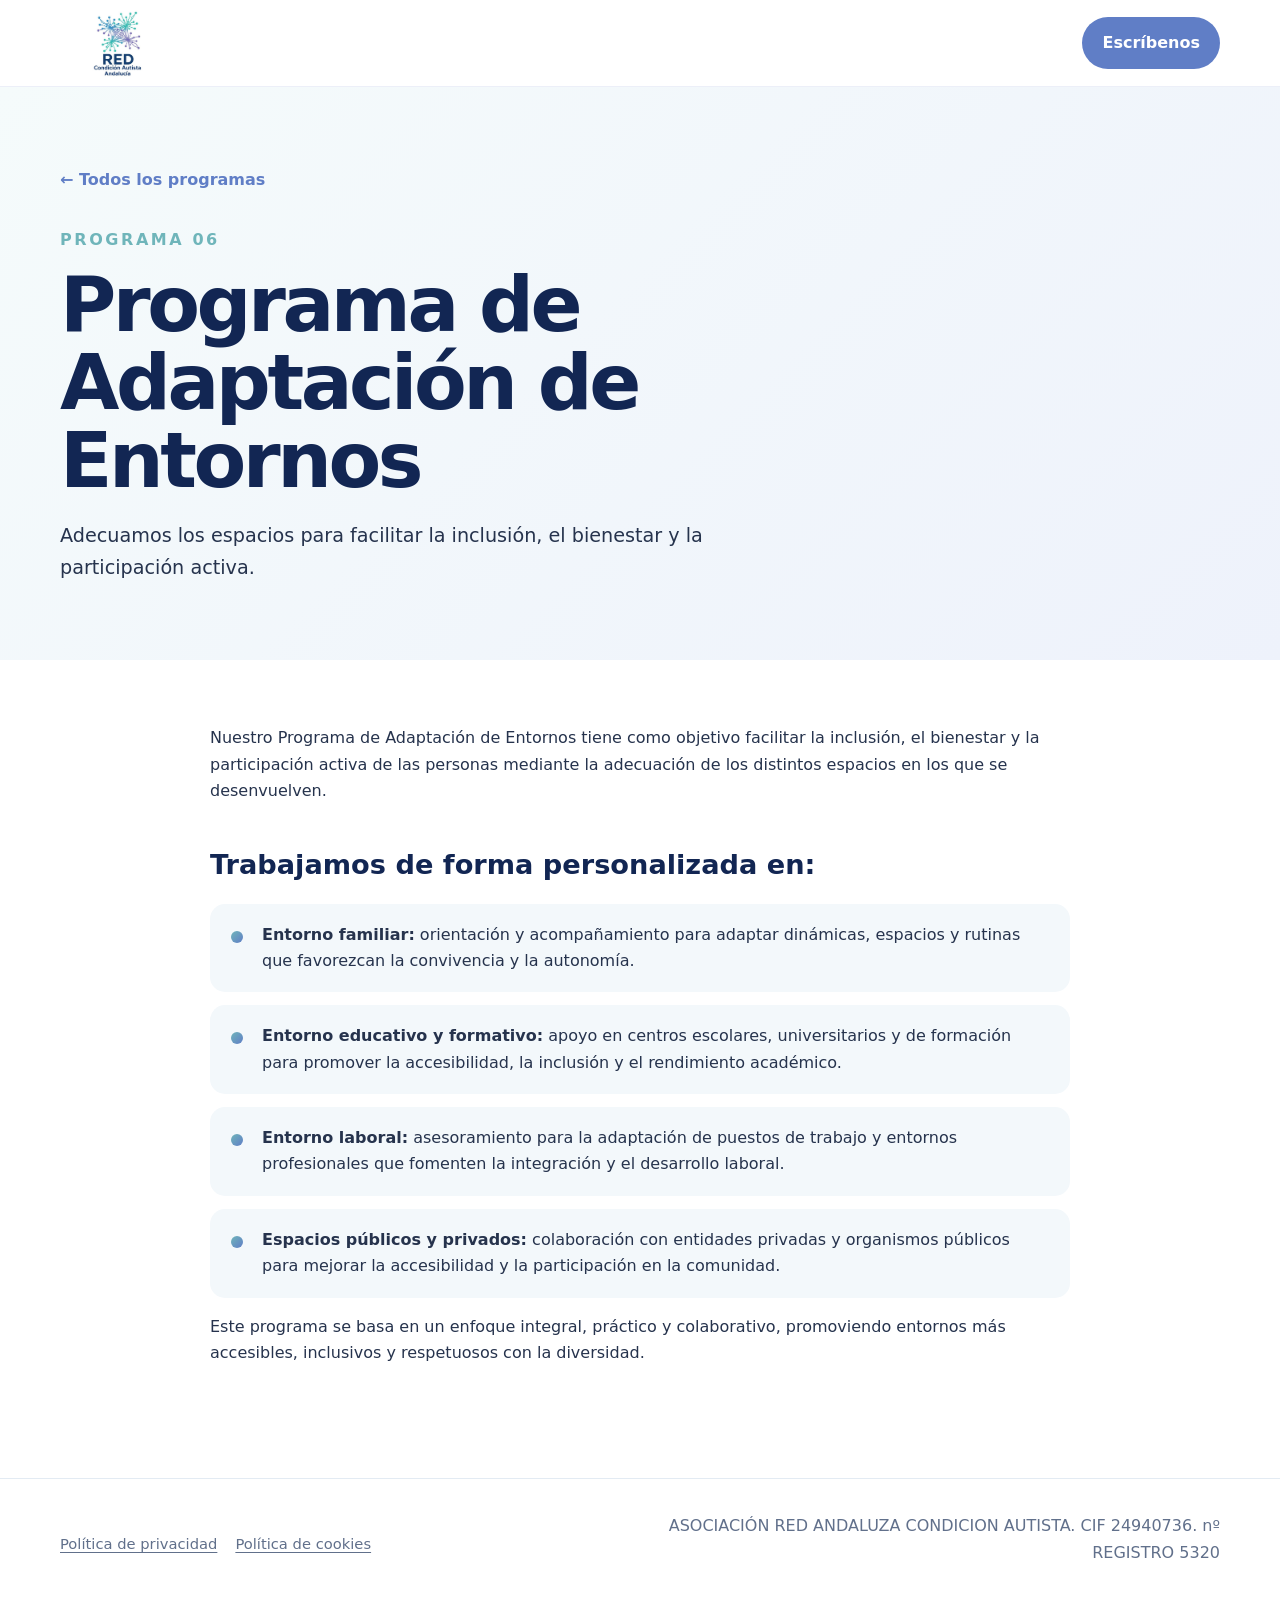
<file: programa-06.html>
<!doctype html>
<html lang="es">
<head>
<meta charset="utf-8">
<meta name="viewport" content="width=device-width,initial-scale=1">
<title>Adaptación de entornos para personas autistas | RED Andalucía</title>
<meta name="description" content="Adaptamos entornos familiares, educativos, laborales y comunitarios para favorecer la accesibilidad y la inclusión de personas autistas.">
<meta name="robots" content="index,follow">
<link rel="canonical" href="https://www.redcondicionautistaandalucia.org/programa-06.html">
<link rel="icon" type="image/svg+xml" href="favicon.svg">
<link rel="stylesheet" href="styles.css">
</head>
<body>
<header class="topbar">
<nav class="container nav">
<a class="brand" href="index.html">
<img src="assets/logo-red.jpg" alt="RED Condición Autista Andalucía">
</a>
<a class="nav-cta" href="mailto:info@redautismoandalucia.org">Escríbenos</a>
</nav>
</header>
<main data-program="06">
<section class="detail-hero">
<div class="container">
<a class="back" href="index.html#programas">← Todos los programas</a>
<div class="detail-number">PROGRAMA <span id="program-number">
</span>
</div>
<h1 id="program-title">Programa de Adaptación de Entornos</h1>
<p class="intro" id="program-intro">Adecuamos los espacios para facilitar la inclusión, el bienestar y la participación activa.</p>
</div>
</section>
<section class="detail-body">
<div class="container content" id="program-content">
</div>
</section>
</main>
<footer>
<div class="container footer-row">
<div class="legal-links"><a href="privacidad.html">Política de privacidad</a><a href="cookies.html">Política de cookies</a></div>
<span>ASOCIACIÓN RED ANDALUZA CONDICION AUTISTA. CIF 24940736. nº REGISTRO 5320</span>
</div>
</footer>
<script src="app.js?v=3">
</script>
</body>
</html>
</file>
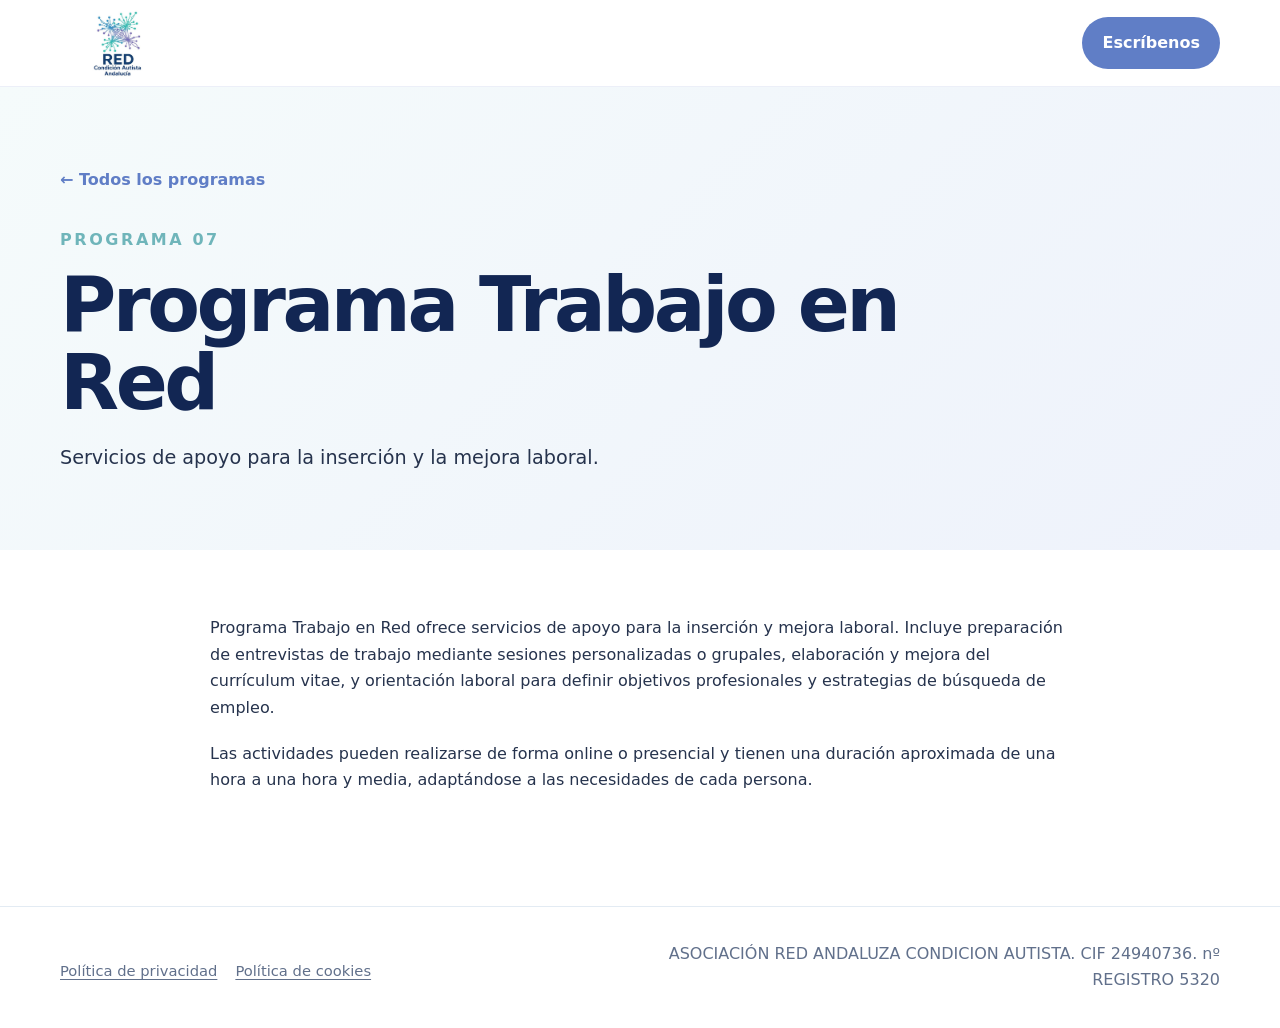
<file: programa-07.html>
<!doctype html>
<html lang="es">
<head>
<meta charset="utf-8">
<meta name="viewport" content="width=device-width,initial-scale=1">
<title>Orientación laboral para personas autistas en Andalucía | RED</title>
<meta name="description" content="Orientación laboral, preparación de entrevistas y mejora del currículum para favorecer el empleo de las personas autistas.">
<meta name="robots" content="index,follow">
<link rel="canonical" href="https://www.redcondicionautistaandalucia.org/programa-07.html">
<link rel="icon" type="image/svg+xml" href="favicon.svg">
<link rel="stylesheet" href="styles.css">
</head>
<body>
<header class="topbar">
<nav class="container nav">
<a class="brand" href="index.html">
<img src="assets/logo-red.jpg" alt="RED Condición Autista Andalucía">
</a>
<a class="nav-cta" href="mailto:info@redautismoandalucia.org">Escríbenos</a>
</nav>
</header>
<main data-program="07">
<section class="detail-hero">
<div class="container">
<a class="back" href="index.html#programas">← Todos los programas</a>
<div class="detail-number">PROGRAMA <span id="program-number">
</span>
</div>
<h1 id="program-title">Programa Trabajo en Red</h1>
<p class="intro" id="program-intro">Servicios de apoyo para la inserción y la mejora laboral.</p>
</div>
</section>
<section class="detail-body">
<div class="container content" id="program-content">
</div>
</section>
</main>
<footer>
<div class="container footer-row">
<div class="legal-links"><a href="privacidad.html">Política de privacidad</a><a href="cookies.html">Política de cookies</a></div>
<span>ASOCIACIÓN RED ANDALUZA CONDICION AUTISTA. CIF 24940736. nº REGISTRO 5320</span>
</div>
</footer>
<script src="app.js?v=3">
</script>
</body>
</html>
</file>
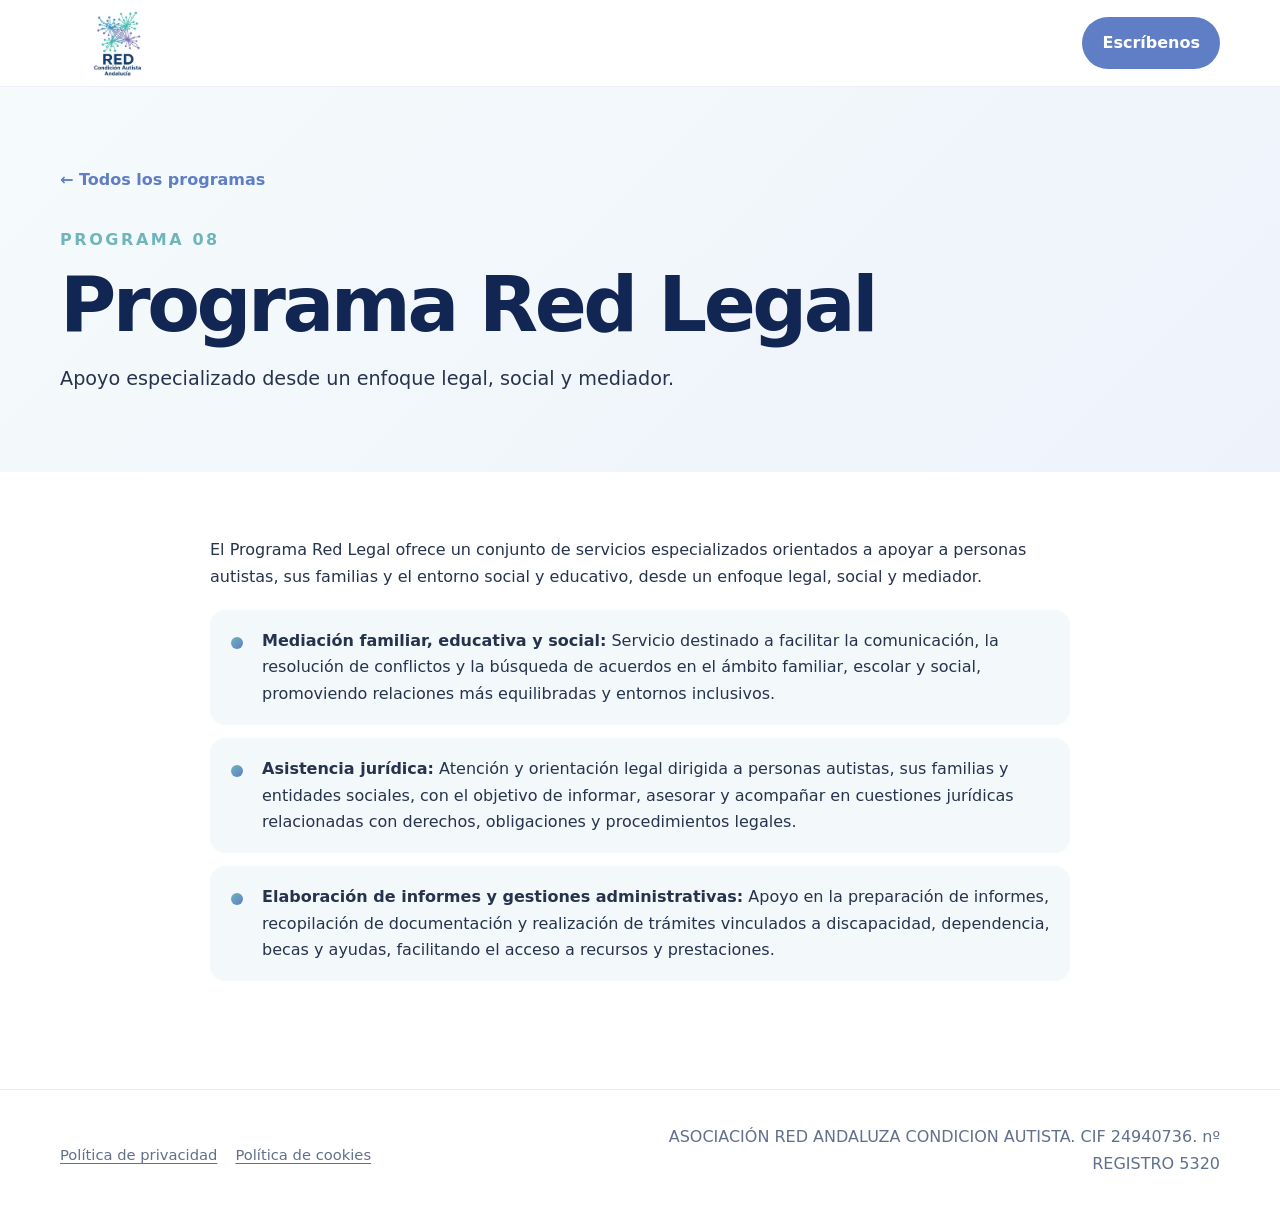
<file: programa-08.html>
<!doctype html>
<html lang="es">
<head>
<meta charset="utf-8">
<meta name="viewport" content="width=device-width,initial-scale=1">
<title>Asesoramiento legal para personas autistas y familias | RED</title>
<meta name="description" content="Mediación, orientación jurídica y apoyo en trámites para personas autistas, familias y entidades sociales de Andalucía.">
<meta name="robots" content="index,follow">
<link rel="canonical" href="https://www.redcondicionautistaandalucia.org/programa-08.html">
<link rel="icon" type="image/svg+xml" href="favicon.svg">
<link rel="stylesheet" href="styles.css">
</head>
<body>
<header class="topbar">
<nav class="container nav">
<a class="brand" href="index.html">
<img src="assets/logo-red.jpg" alt="RED Condición Autista Andalucía">
</a>
<a class="nav-cta" href="mailto:info@redautismoandalucia.org">Escríbenos</a>
</nav>
</header>
<main data-program="08">
<section class="detail-hero">
<div class="container">
<a class="back" href="index.html#programas">← Todos los programas</a>
<div class="detail-number">PROGRAMA <span id="program-number">
</span>
</div>
<h1 id="program-title">Programa Red Legal</h1>
<p class="intro" id="program-intro">Apoyo especializado desde un enfoque legal, social y mediador.</p>
</div>
</section>
<section class="detail-body">
<div class="container content" id="program-content">
</div>
</section>
</main>
<footer>
<div class="container footer-row">
<div class="legal-links"><a href="privacidad.html">Política de privacidad</a><a href="cookies.html">Política de cookies</a></div>
<span>ASOCIACIÓN RED ANDALUZA CONDICION AUTISTA. CIF 24940736. nº REGISTRO 5320</span>
</div>
</footer>
<script src="app.js?v=3">
</script>
</body>
</html>
</file>
<file: styles.css>
:root{--aqua:#6FB5BA;--blue:#607EC6;--navy:#122653;--ink:#26334d;--soft:#f3f8fb;--white:#fff;--radius:24px;--shadow:0 18px 50px rgba(25,51,91,.12)}*{box-sizing:border-box}html{scroll-behavior:smooth}body{margin:0;font-family:Inter,ui-sans-serif,system-ui,-apple-system,"Segoe UI",sans-serif;color:var(--ink);background:#fff;line-height:1.65;font-size:16px}a{color:inherit;text-decoration:none}img{max-width:100%;display:block}.container{width:min(1160px,calc(100% - 40px));margin:auto}.topbar{position:sticky;top:0;z-index:20;background:rgba(255,255,255,.94);backdrop-filter:blur(14px);border-bottom:1px solid rgba(96,126,198,.12)}.nav{height:86px;display:flex;align-items:center;justify-content:space-between;gap:24px}.brand img{width:116px;height:72px;object-fit:contain}.navlinks{display:flex;gap:28px;align-items:center;font-weight:700;color:var(--navy)}.navlinks a:hover,.navlinks a:focus{color:var(--blue)}.nav-cta,.btn{display:inline-flex;align-items:center;justify-content:center;border-radius:999px;padding:13px 20px;background:var(--blue);color:#fff;font-weight:800;transition:.2s}.nav-cta:hover,.btn:hover{transform:translateY(-2px);box-shadow:0 10px 25px rgba(96,126,198,.28)}.menu{display:none;border:0;background:var(--soft);width:44px;height:44px;border-radius:50%;font-size:22px;color:var(--navy)}.hero{overflow:hidden;position:relative;padding:88px 0 92px;background:linear-gradient(135deg,#f8fcfd 0%,#eef4fb 100%)}.hero:after{content:"";position:absolute;width:460px;height:460px;border-radius:50%;right:-110px;top:-150px;background:linear-gradient(145deg,rgba(111,181,186,.38),rgba(96,126,198,.28))}.hero-grid{position:relative;z-index:1;display:grid;grid-template-columns:1.2fr .8fr;align-items:center;gap:60px}.eyebrow{display:inline-flex;align-items:center;gap:10px;font-size:.82rem;font-weight:900;letter-spacing:.12em;text-transform:uppercase;color:var(--blue)}.eyebrow:before{content:"";width:34px;height:3px;background:var(--aqua);border-radius:4px}.hero h1{margin:18px 0 20px;color:var(--navy);font-size:clamp(3rem,7vw,6.5rem);line-height:.94;letter-spacing:-.055em;max-width:850px}.hero h1 span{display:block;color:var(--blue)}.lead{font-size:1.22rem;max-width:660px;margin:0 0 30px;color:#455574}.hero-card{position:relative;border-radius:40px;background:#fff;padding:54px;box-shadow:var(--shadow);display:grid;place-items:center}.hero-card img{width:310px}.node{position:absolute;border-radius:50%;background:var(--aqua);box-shadow:0 0 0 12px rgba(111,181,186,.13)}.node.n1{width:22px;height:22px;left:-10px;top:28%}.node.n2{width:16px;height:16px;right:12%;bottom:-8px;background:var(--blue)}section{padding:92px 0}.section-title{display:flex;justify-content:space-between;align-items:end;gap:30px;margin-bottom:38px}.section-title h2{font-size:clamp(2.2rem,4vw,3.7rem);line-height:1.05;letter-spacing:-.04em;color:var(--navy);margin:8px 0 0}.section-title p{max-width:480px;margin:0;color:#60708d}.programs{background:#fff}.grid{display:grid;grid-template-columns:repeat(2,1fr);gap:20px}.program{min-height:260px;padding:30px;border:1px solid #dfe8f2;border-radius:var(--radius);display:flex;flex-direction:column;justify-content:space-between;transition:.25s;background:#fff}.program:hover{transform:translateY(-5px);box-shadow:var(--shadow);border-color:transparent}.program:nth-child(3n+2){background:var(--soft)}.num{font-size:.78rem;letter-spacing:.14em;font-weight:900;color:var(--blue)}.program h3{font-size:1.48rem;line-height:1.2;color:var(--navy);margin:20px 0}.program p{margin:0;color:#60708d}.arrow{margin-top:26px;color:var(--blue);font-weight:900}.approach{background:var(--navy);color:#fff;position:relative;overflow:hidden}.approach:before{content:"";position:absolute;inset:auto -80px -220px auto;width:520px;height:520px;border:2px solid rgba(111,181,186,.25);border-radius:50%}.approach-grid{display:grid;grid-template-columns:.85fr 1.15fr;gap:70px;align-items:center}.approach h2{font-size:clamp(2.4rem,4vw,4rem);line-height:1.05;margin:10px 0 20px}.approach p{color:#d8e2f4;font-size:1.1rem}.values{display:grid;grid-template-columns:repeat(2,1fr);gap:14px}.value{padding:22px;border-radius:18px;background:rgba(255,255,255,.08);border:1px solid rgba(255,255,255,.12)}.value b{display:block;color:#9fe0df;margin-bottom:6px}.contact{padding:78px 0}.contact-card{background:linear-gradient(135deg,var(--aqua),var(--blue));border-radius:34px;padding:54px;color:white;display:flex;align-items:center;justify-content:space-between;gap:40px}.contact-card h2{font-size:clamp(2rem,4vw,3.4rem);line-height:1.05;margin:0 0 12px}.contact-card p{margin:0}.contact-card .btn{background:#fff;color:var(--navy)}footer{border-top:1px solid #e3ebf3;padding:34px 0;color:#61708b}.footer-row{display:flex;justify-content:space-between;gap:20px;align-items:center}.detail-hero{padding:80px 0 58px;background:linear-gradient(135deg,#f5fbfb,#eef2fb)}.back{display:inline-flex;gap:8px;align-items:center;font-weight:800;color:var(--blue);margin-bottom:34px}.detail-number{font-weight:900;letter-spacing:.16em;color:var(--aqua)}.detail-hero h1{font-size:clamp(2.6rem,6vw,5rem);line-height:1.02;letter-spacing:-.045em;color:var(--navy);max-width:940px;margin:12px 0 18px}.detail-hero .intro{font-size:1.2rem;max-width:750px}.detail-body{padding:65px 0 92px}.content{max-width:860px}.content h2{font-size:1.7rem;color:var(--navy);margin:38px 0 12px}.content p{margin:0 0 20px}.content ul{padding:0;list-style:none;display:grid;gap:13px}.content li{padding:18px 20px 18px 52px;background:var(--soft);border-radius:15px;position:relative}.content li:before{content:"";position:absolute;left:21px;top:27px;width:12px;height:12px;border-radius:50%;background:linear-gradient(135deg,var(--aqua),var(--blue))}.price{display:inline-block;margin-top:6px;font-weight:800;color:var(--blue)}@media(max-width:800px){.nav{height:74px}.brand img{width:92px;height:58px}.menu{display:block}.navlinks{display:none;position:absolute;left:20px;right:20px;top:74px;background:#fff;box-shadow:var(--shadow);border-radius:18px;padding:20px;flex-direction:column;align-items:flex-start}.navlinks.open{display:flex}.nav-cta{display:none}.hero{padding:62px 0}.hero-grid,.approach-grid{grid-template-columns:1fr}.hero-card{padding:34px}.hero-card img{width:230px}.grid{grid-template-columns:1fr}.section-title,.contact-card,.footer-row{align-items:flex-start;flex-direction:column}.values{grid-template-columns:1fr}section{padding:68px 0}.contact-card{padding:34px}.detail-hero{padding:54px 0 42px}}
</file>
<file: legal.css>
.contact-details {
  display: flex;
  flex-wrap: wrap;
  gap: 8px 22px;
  margin-top: 14px;
  font-weight: 750;
}
.contact-details a,
.legal-links a {
  text-decoration: underline;
  text-underline-offset: 3px;
}
.legal-links {
  display: flex;
  flex-wrap: wrap;
  gap: 8px 18px;
  margin-top: 8px;
  font-size: .92rem;
}
.footer-row > span {
  max-width: 580px;
  text-align: right;
}
.legal-page { background: var(--soft); }
.legal-card {
  max-width: 900px;
  background: #fff;
  border-radius: var(--radius);
  box-shadow: var(--shadow);
  padding: clamp(28px, 5vw, 58px);
}
.legal-card h1 {
  color: var(--navy);
  font-size: clamp(2.3rem, 5vw, 4.2rem);
  line-height: 1.05;
  margin: 0 0 28px;
}
.legal-card h2 { color: var(--navy); margin: 36px 0 12px; }
.legal-card h3 { color: var(--blue); margin: 28px 0 10px; }
.legal-card li { margin-bottom: 10px; }
.legal-contact { padding: 18px 20px; background: var(--soft); border-radius: 15px; }
@media (max-width: 800px) {
  .footer-row > span { text-align: left; }
}
</file>
